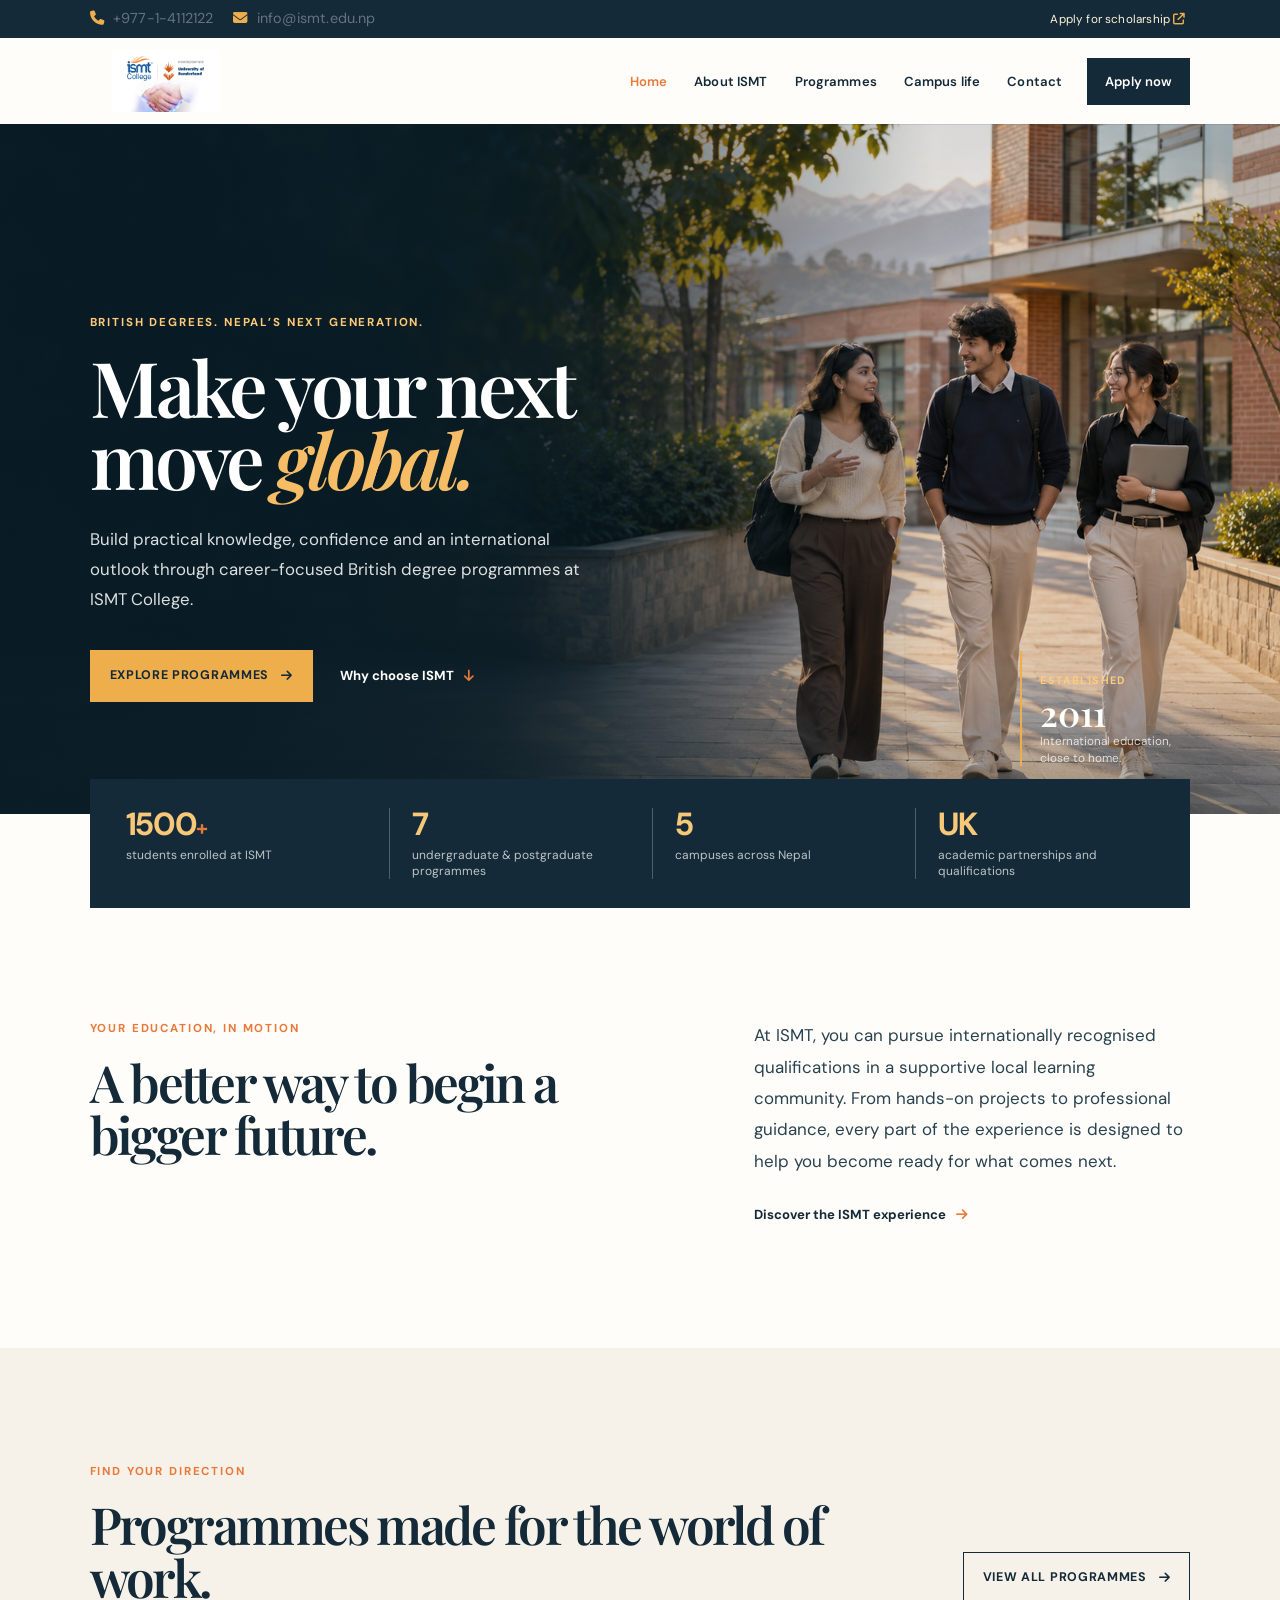
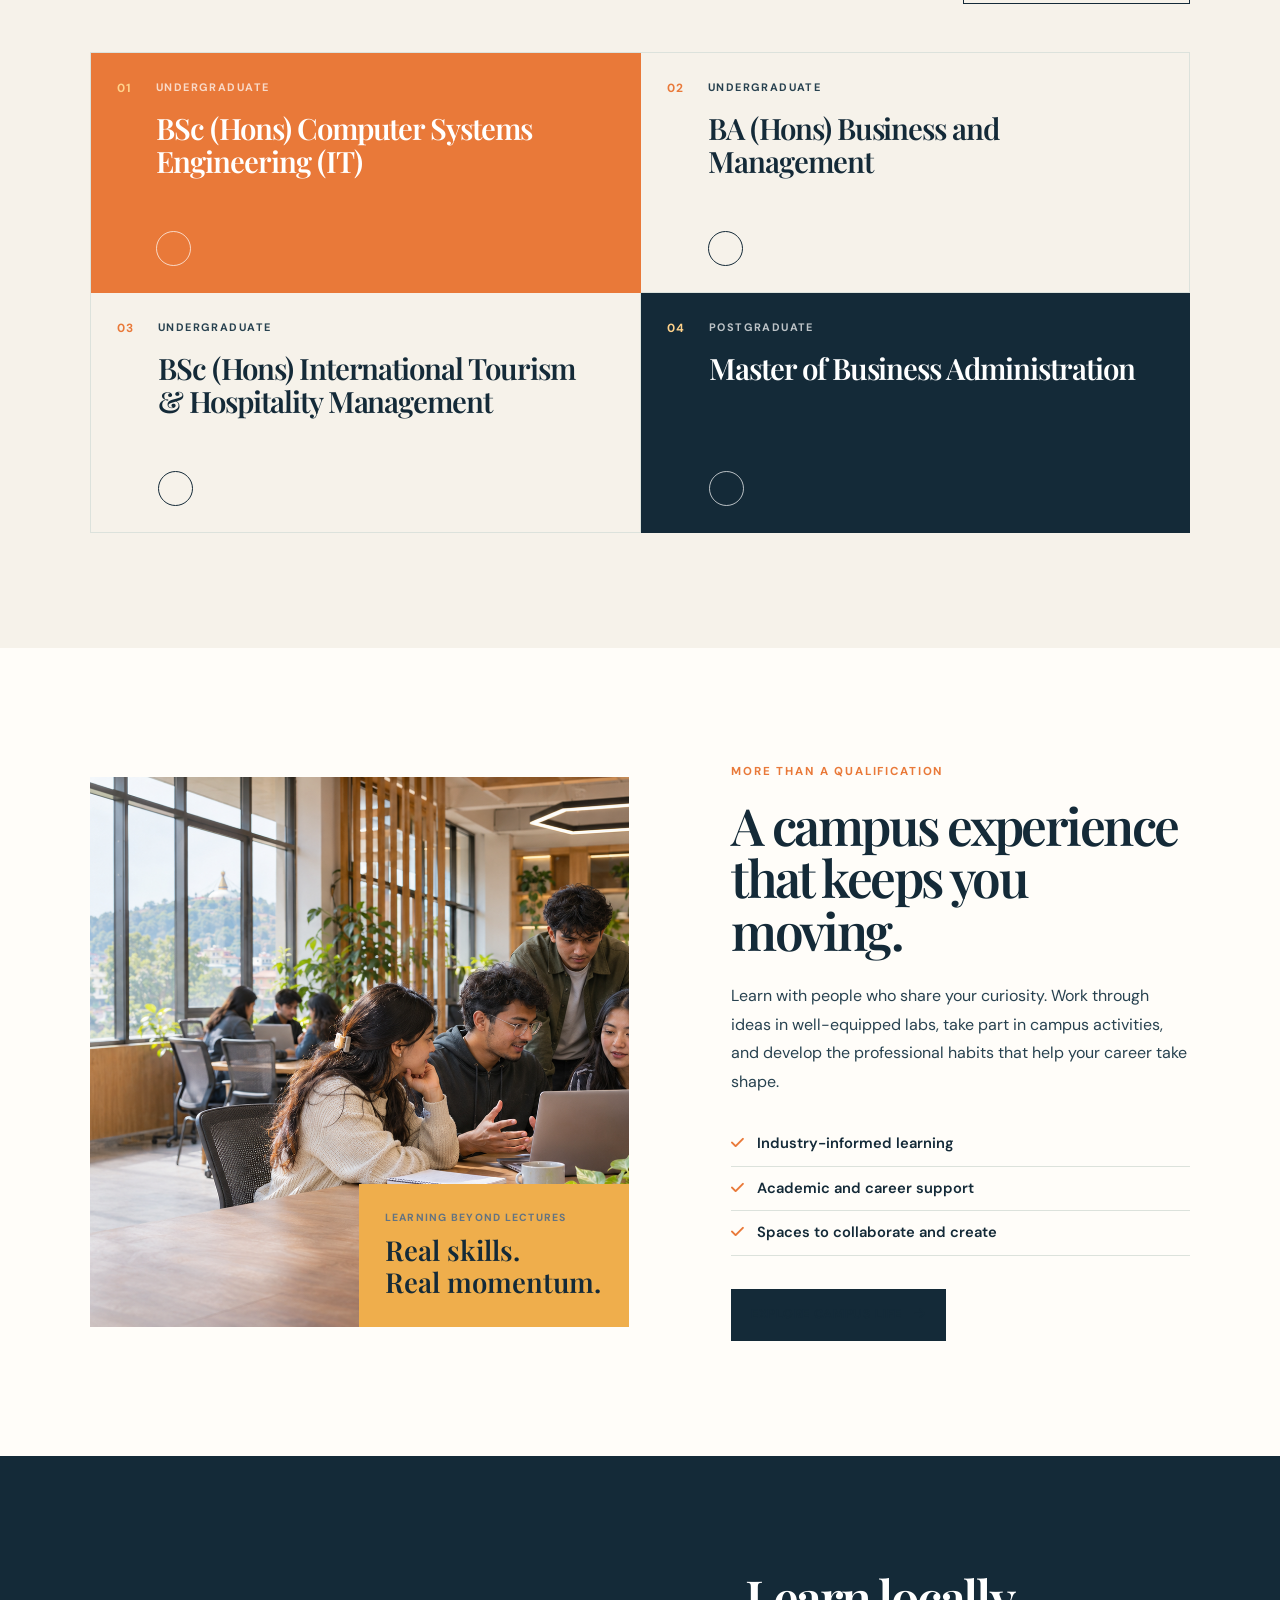
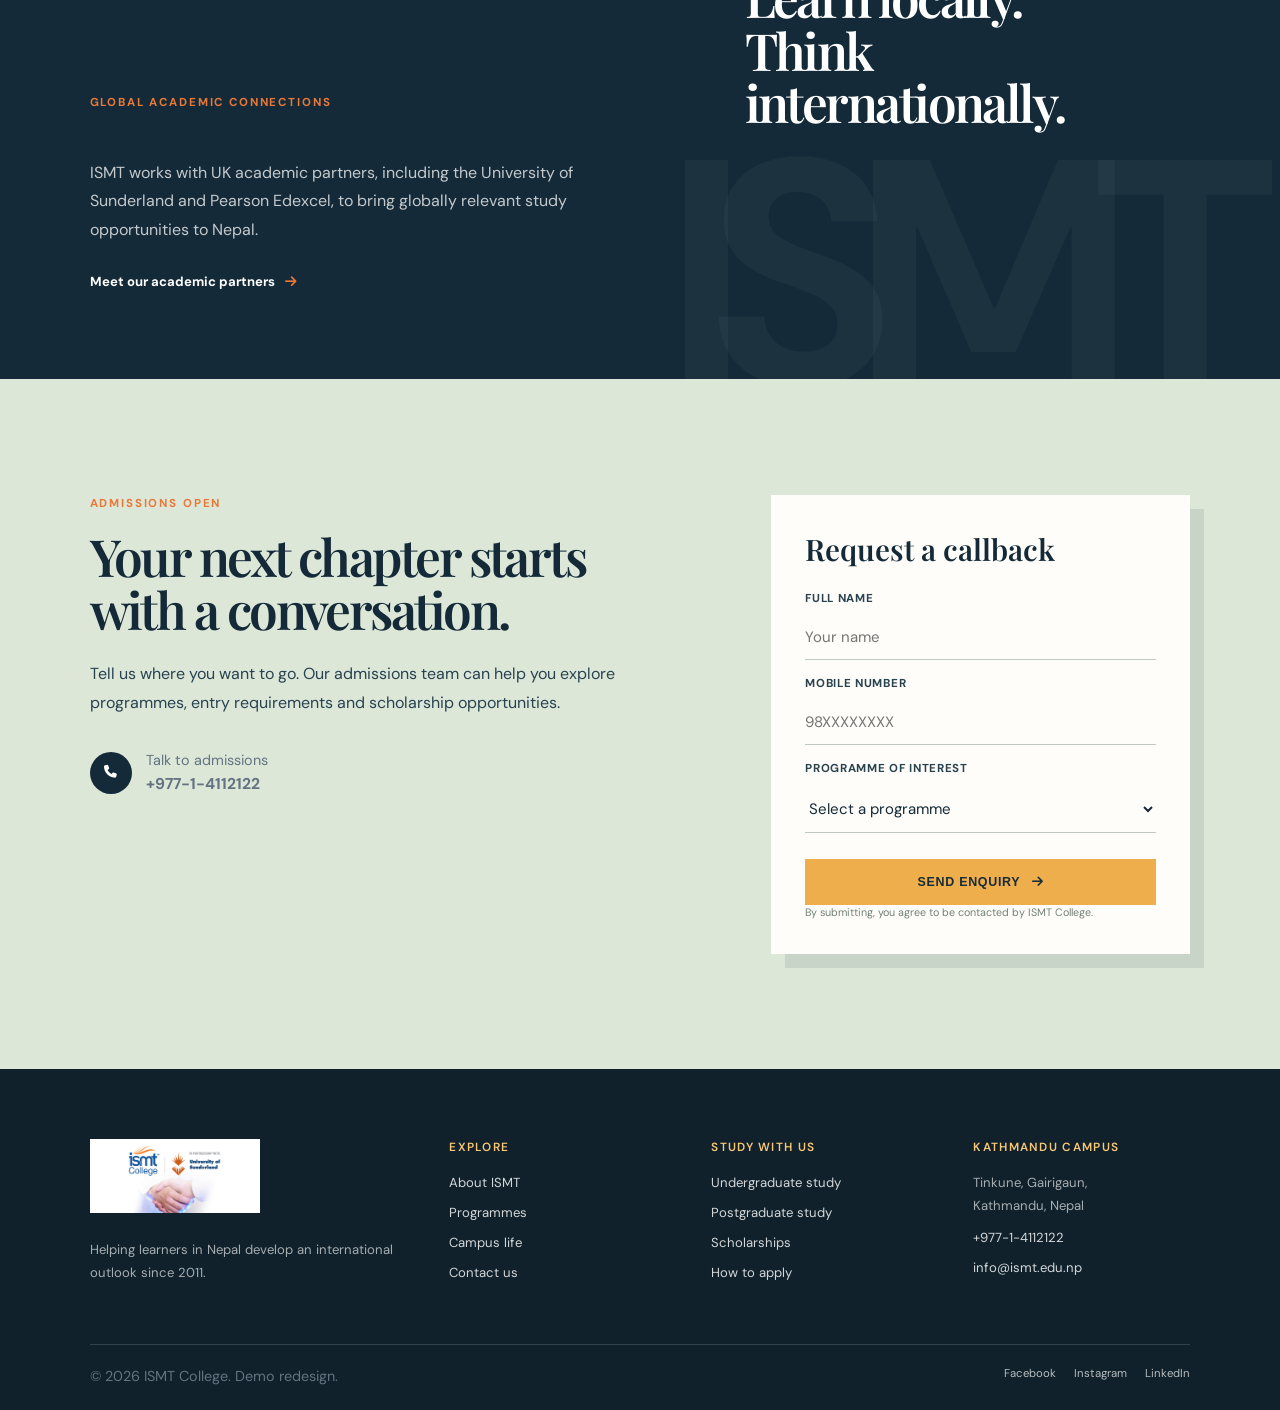
<file: index.html>
<!DOCTYPE html>
<html lang="en">
<head>
	<meta charset="UTF-8">
	<meta name="viewport" content="width=device-width, initial-scale=1.0">
	<meta name="description" content="ISMT College — internationally recognised British degrees in Nepal.">
	<title>ISMT College | British Degrees in Nepal</title>
	<link rel="stylesheet" href="https://cdnjs.cloudflare.com/ajax/libs/font-awesome/6.1.1/css/all.min.css">
	<link rel="stylesheet" href="style.css">
	<link rel="stylesheet" href="theme.css">
	<link rel="stylesheet" href="redesign.css">
	<script src="https://code.jquery.com/jquery-3.6.0.min.js" integrity="sha256-/xUj+3OJU5yExlq6GSYGSHk7tPXikynS7ogEvDej/m4=" crossorigin="anonymous"></script>
</head>
<body class="new-site">
	<div class="utility-bar"><div><span><i class="fa-solid fa-phone"></i> +977-1-4112122</span><span><i class="fa-solid fa-envelope"></i> info@ismt.edu.np</span></div><a href="#apply">Apply for scholarship <i class="fa-solid fa-arrow-up-right-from-square"></i></a></div>
	<nav class="site-nav">
		<a class="brand" href="index.html" aria-label="ISMT College home"><img src="img/sunderland-ismt-partnership.png" class="logo" alt="ISMT College and University of Sunderland partnership"></a>
		<div class="navigation"><button id="menu-btn" aria-label="Open menu"><i class="fa-solid fa-bars"></i></button><ul><li class="mobile-close"><button id="menu-close" aria-label="Close menu"><i class="fa-solid fa-xmark"></i></button></li><li><a href="index.html" class="active">Home</a></li><li><a href="about.html">About ISMT</a></li><li><a href="courses.html">Programmes</a></li><li><a href="blog.html">Campus life</a></li><li><a href="contact.html">Contact</a></li><li><a class="nav-apply" href="#apply">Apply now</a></li></ul></div>
	</nav>
	<main>
		<section class="new-hero"><div class="hero-copy"><p class="eyebrow light">British degrees. Nepal’s next generation.</p><h1>Make your next move <em>global.</em></h1><p class="hero-lead">Build practical knowledge, confidence and an international outlook through career-focused British degree programmes at ISMT College.</p><div class="hero-actions"><a class="button button-gold" href="courses.html">Explore programmes <i class="fa-solid fa-arrow-right"></i></a><a class="text-link light" href="#why-ismt">Why choose ISMT <i class="fa-solid fa-arrow-down"></i></a></div></div><div class="hero-note"><span>Established</span><strong>2011</strong><p>International education, close to home.</p></div></section>
		<section class="stats-band" aria-label="ISMT highlights"><div><strong>1500<span>+</span></strong><p>students enrolled at ISMT</p></div><div><strong>7</strong><p>undergraduate & postgraduate programmes</p></div><div><strong>5</strong><p>campuses across Nepal</p></div><div><strong>UK</strong><p>academic partnerships and qualifications</p></div></section>
		<section class="intro-section" id="why-ismt"><div class="section-intro"><p class="eyebrow">Your education, in motion</p><h2>A better way to begin a bigger future.</h2></div><div class="intro-copy"><p>At ISMT, you can pursue internationally recognised qualifications in a supportive local learning community. From hands-on projects to professional guidance, every part of the experience is designed to help you become ready for what comes next.</p><a class="text-link" href="about.html">Discover the ISMT experience <i class="fa-solid fa-arrow-right"></i></a></div></section>
		<section class="programme-section" id="programmes"><div class="section-heading"><div><p class="eyebrow">Find your direction</p><h2>Programmes made for the world of work.</h2></div><a class="button button-outline" href="courses.html">View all programmes <i class="fa-solid fa-arrow-right"></i></a></div><div class="programme-grid"><a class="programme-card featured" href="course-inner.html"><span class="programme-number">01</span><div><p>Undergraduate</p><h3>BSc (Hons) Computer Systems Engineering (IT)</h3><span class="card-arrow"><i class="fa-solid fa-arrow-up-right"></i></span></div></a><a class="programme-card" href="course-inner.html"><span class="programme-number">02</span><div><p>Undergraduate</p><h3>BA (Hons) Business and Management</h3><span class="card-arrow"><i class="fa-solid fa-arrow-up-right"></i></span></div></a><a class="programme-card" href="course-inner.html"><span class="programme-number">03</span><div><p>Undergraduate</p><h3>BSc (Hons) International Tourism & Hospitality Management</h3><span class="card-arrow"><i class="fa-solid fa-arrow-up-right"></i></span></div></a><a class="programme-card dark" href="course-inner.html"><span class="programme-number">04</span><div><p>Postgraduate</p><h3>Master of Business Administration</h3><span class="card-arrow"><i class="fa-solid fa-arrow-up-right"></i></span></div></a></div></section>
		<section class="experience-section"><div class="experience-image"><img src="img/learning-lab.png" alt="Students collaborating in a modern learning lab"><div class="image-label"><span>Learning beyond lectures</span><strong>Real skills.<br>Real momentum.</strong></div></div><div class="experience-copy"><p class="eyebrow">More than a qualification</p><h2>A campus experience that keeps you moving.</h2><p>Learn with people who share your curiosity. Work through ideas in well-equipped labs, take part in campus activities, and develop the professional habits that help your career take shape.</p><ul><li><i class="fa-solid fa-check"></i> Industry-informed learning</li><li><i class="fa-solid fa-check"></i> Academic and career support</li><li><i class="fa-solid fa-check"></i> Spaces to collaborate and create</li></ul><a class="button button-ink" href="blog.html">Explore campus life <i class="fa-solid fa-arrow-right"></i></a></div></section>
		<section class="partner-section"><p class="eyebrow">Global academic connections</p><h2>Learn locally.<br>Think internationally.</h2><div class="partner-copy"><p>ISMT works with UK academic partners, including the University of Sunderland and Pearson Edexcel, to bring globally relevant study opportunities to Nepal.</p><a class="text-link light" href="about.html">Meet our academic partners <i class="fa-solid fa-arrow-right"></i></a></div></section>
		<section class="apply-section" id="apply"><div class="apply-copy"><p class="eyebrow">Admissions open</p><h2>Your next chapter starts with a conversation.</h2><p>Tell us where you want to go. Our admissions team can help you explore programmes, entry requirements and scholarship opportunities.</p><div class="apply-contact"><i class="fa-solid fa-phone"></i><span>Talk to admissions<br><strong>+977-1-4112122</strong></span></div></div><form class="apply-form" action="#" method="post"><h3>Request a callback</h3><label>Full name<input type="text" name="name" placeholder="Your name"></label><label>Mobile number<input type="tel" name="phone" placeholder="98XXXXXXXX"></label><label>Programme of interest<select name="programme"><option>Select a programme</option><option>Computing & IT</option><option>Business & Management</option><option>Tourism & Hospitality</option><option>Postgraduate study</option></select></label><button class="button button-gold" type="submit">Send enquiry <i class="fa-solid fa-arrow-right"></i></button><p class="form-note">By submitting, you agree to be contacted by ISMT College.</p></form></section>
	</main>
	<footer class="new-footer"><div class="footer-top"><div><img src="img/sunderland-ismt-partnership.png" alt="ISMT College and University of Sunderland partnership"><p>Helping learners in Nepal develop an international outlook since 2011.</p></div><div><h3>Explore</h3><a href="about.html">About ISMT</a><a href="courses.html">Programmes</a><a href="blog.html">Campus life</a><a href="contact.html">Contact us</a></div><div><h3>Study with us</h3><a href="courses.html">Undergraduate study</a><a href="courses.html">Postgraduate study</a><a href="#apply">Scholarships</a><a href="#apply">How to apply</a></div><div><h3>Kathmandu campus</h3><p>Tinkune, Gairigaun,<br>Kathmandu, Nepal</p><a href="tel:+97714112122">+977-1-4112122</a><a href="mailto:info@ismt.edu.np">info@ismt.edu.np</a></div></div><div class="footer-bottom"><span>&copy; 2026 ISMT College. Demo redesign.</span><div><a href="#">Facebook</a><a href="#">Instagram</a><a href="#">LinkedIn</a></div></div></footer>
	<script>$('#menu-btn').click(function(){ $('.site-nav ul').addClass('active'); }); $('#menu-close').click(function(){ $('.site-nav ul').removeClass('active'); }); $(window).scroll(function(){ $('.site-nav').toggleClass('scrolled', $(window).scrollTop() > 32); });</script>
</body>
</html>
</file>
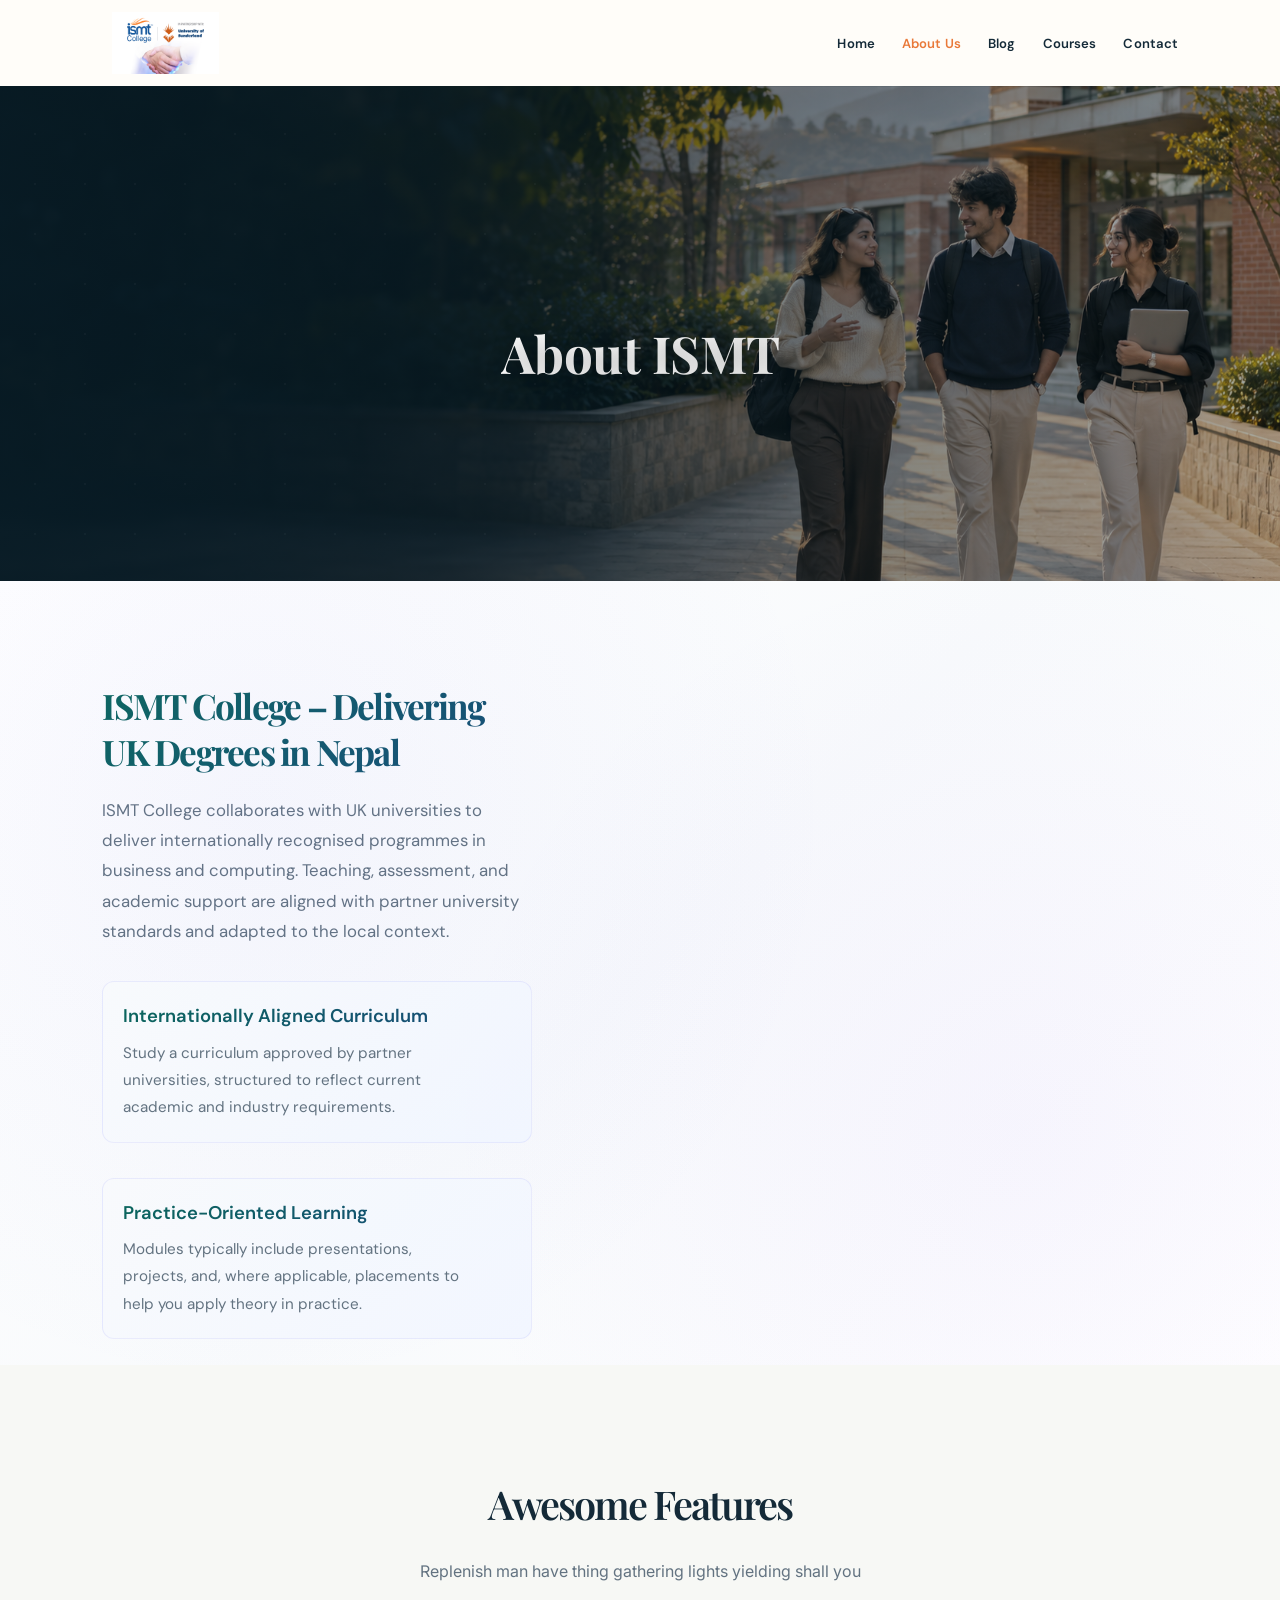
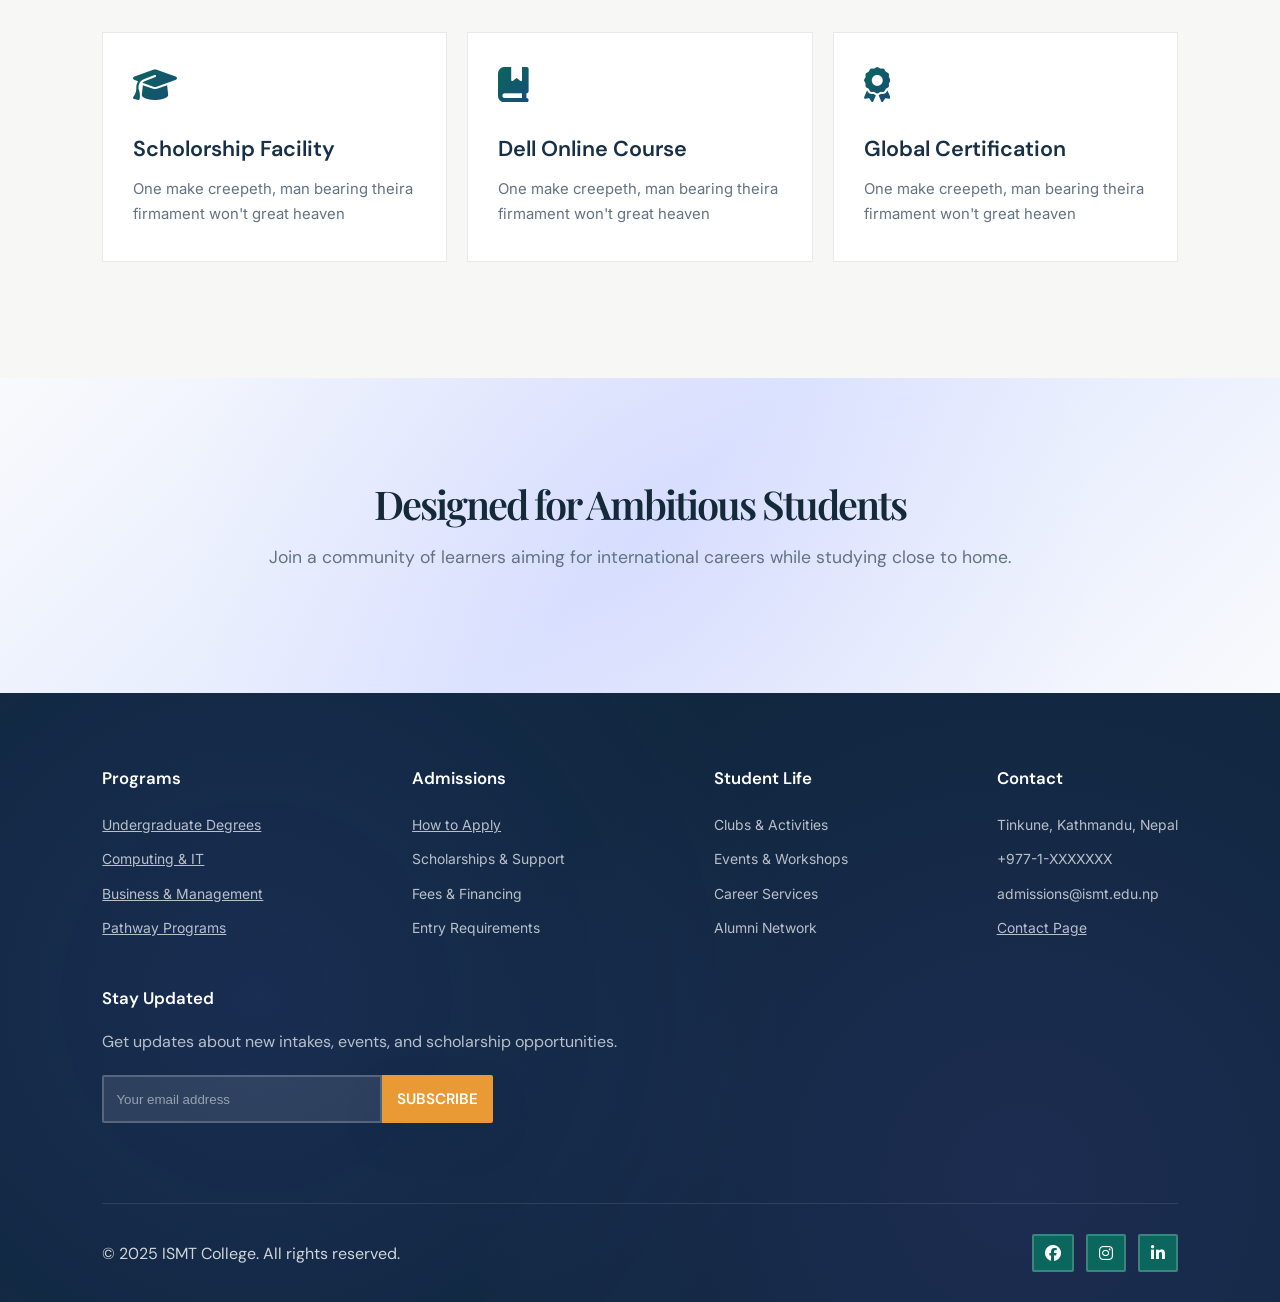
<file: about.html>
<!DOCTYPE html>
<html lang="en">
<head>
	<meta charset="UTF-8">
	<meta name="viewport" content="width=device-width, initial-scale=1.0">
	<title>ISMT Website Template</title>

	<!-- font Awesome CDN link -->
	<link rel="stylesheet" href="https://cdnjs.cloudflare.com/ajax/libs/font-awesome/6.1.1/css/all.min.css" />

	<!-- External CSS -->
	<link rel="stylesheet" href="style.css">
	<link rel="stylesheet" href="about.css">
	<link rel="stylesheet" href="theme.css">
	<link rel="stylesheet" href="redesign.css">

	<!-- JQuery CDN link -->
	<script src="https://code.jquery.com/jquery-3.6.0.min.js" integrity="sha256-/xUj+3OJU5yExlq6GSYGSHk7tPXikynS7ogEvDej/m4=" crossorigin="anonymous"></script>
</head>
<body class="new-site subpage">
	<!-- Navigation start -->
	<nav class="site-nav">
		<img src="img/sunderland-ismt-partnership.png" class="logo" alt="">

		<div class="navigation">
			<ul>
				<i id="menu-close" class="fas fa-times"></i>
				<li><a href="index.html">Home</a></li>
				<li><a href="about.html" class="active">About Us</a></li>
				<li><a href="blog.html">Blog</a></li>
				<li><a href="courses.html">Courses</a></li>
				<li><a href="contact.html">Contact</a></li>
			</ul>

			<img src="img/menu.png" id="menu-btn" alt="">
		</div>
	</nav>
	<!-- Navigation ends -->


	<!-- Hero section starts from here -->
	<section id="about-home">
		<h2>
			About ISMT 
		</h2>
	</section>
	<!-- Hero section ends from here -->


	<!-- About section starts from here -->
	<section id="about-container">
		<div class="about-text">
			<h2>
				ISMT College – Delivering UK Degrees in Nepal
			</h2>
			<p>
				ISMT College collaborates with UK universities to deliver internationally recognised programmes in business and computing. Teaching, assessment, and academic support are aligned with partner university standards and adapted to the local context.
			</p>

			<div class="about-fe">
				<div class="fe-text">
					<h5>Internationally Aligned Curriculum</h5>
					<p>
						Study a curriculum approved by partner universities, structured to reflect current academic and industry requirements.
					</p>
				</div>
			</div>
			<div class="about-fe">
				<div class="fe-text">
					<h5>Practice-Oriented Learning</h5>
					<p>
						Modules typically include presentations, projects, and, where applicable, placements to help you apply theory in practice.
					</p>
				</div>
			</div>
		</div>
	</section>
	<!-- About section ends from here -->


	<!-- Features section starts from here -->
	<section id="features">
		<h1>Awesome Features</h1>
		<p>Replenish man have thing gathering lights yielding shall you</p>

		<div class="fea-base">
			<div class="fea-box">
				<i class="fas fa-graduation-cap"></i>
				<h3>Scholorship Facility</h3>
				<p>
					One make creepeth, man bearing theira firmament won't great heaven
				</p>
			</div>

			<div class="fea-box">
				<i class="fa-solid fa-book-bookmark"></i>
				<h3>Dell Online Course</h3>
				<p>
					One make creepeth, man bearing theira firmament won't great heaven
				</p>
			</div>

			<div class="fea-box">
				<i class="fas fa-award"></i>
				<h3>Global Certification</h3>
				<p>
					One make creepeth, man bearing theira firmament won't great heaven
				</p>
			</div>
		</div>
	</section>
	<!-- Features section ends from here -->


	<!-- Trust section starts from here -->
	<section id="trust">
		<h1>Designed for Ambitious Students</h1>
		<p>Join a community of learners aiming for international careers while studying close to home.</p>
	</section>
	<!-- Trust section ends from here -->


	<!-- Footer section starts from here -->
	<footer>
		<div class="footer-col">
			<h3>Programs</h3>
			<li><a href="courses.html">Undergraduate Degrees</a></li>
			<li><a href="courses.html">Computing & IT</a></li>
			<li><a href="courses.html">Business & Management</a></li>
			<li><a href="courses.html">Pathway Programs</a></li>
		</div>

		<div class="footer-col">
			<h3>Admissions</h3>
			<li><a href="index.html#registration">How to Apply</a></li>
			<li>Scholarships & Support</li>
			<li>Fees & Financing</li>
			<li>Entry Requirements</li>
		</div>

		<div class="footer-col">
			<h3>Student Life</h3>
			<li>Clubs & Activities</li>
			<li>Events & Workshops</li>
			<li>Career Services</li>
			<li>Alumni Network</li>
		</div>

		<div class="footer-col">
			<h3>Contact</h3>
			<li>Tinkune, Kathmandu, Nepal</li>
			<li>+977-1-XXXXXXX</li>
			<li>admissions@ismt.edu.np</li>
			<li><a href="contact.html">Contact Page</a></li>
		</div>

		<div class="footer-col">
			<h3>Stay Updated</h3>
			<p>Get updates about new intakes, events, and scholarship opportunities.</p>

			<div class="subscribe">
				<input type="email" placeholder="Your email address">
				<a href="#" class="yellow">SUBSCRIBE</a>
			</div>
		</div>

		<div class="copyright">
			<p>
				© 2025 ISMT College. All rights reserved.
			</p>
			<div class="pro-links">
				<i class="fab fa-facebook"></i>
				<i class="fab fa-instagram"></i>
				<i class="fab fa-linkedin-in"></i>
			</div>
		</div>
	</footer>
	<!-- Footer section ends from here -->

	<script>
		// Show menu links on burger click
		$('#menu-btn').click(function(){
			$('nav .navigation ul').addClass('active')
		});

		// Hide navbar on click function
		$('#menu-close').click(function(){
			$('nav .navigation ul').removeClass('active')
		});

		// Navbar scroll effect
		$(window).scroll(function(){
			if($(window).scrollTop() > 50){
				$('nav').addClass('scrolled');
			} else {
				$('nav').removeClass('scrolled');
			}
		});
	</script>
</body>
</html>
</file>
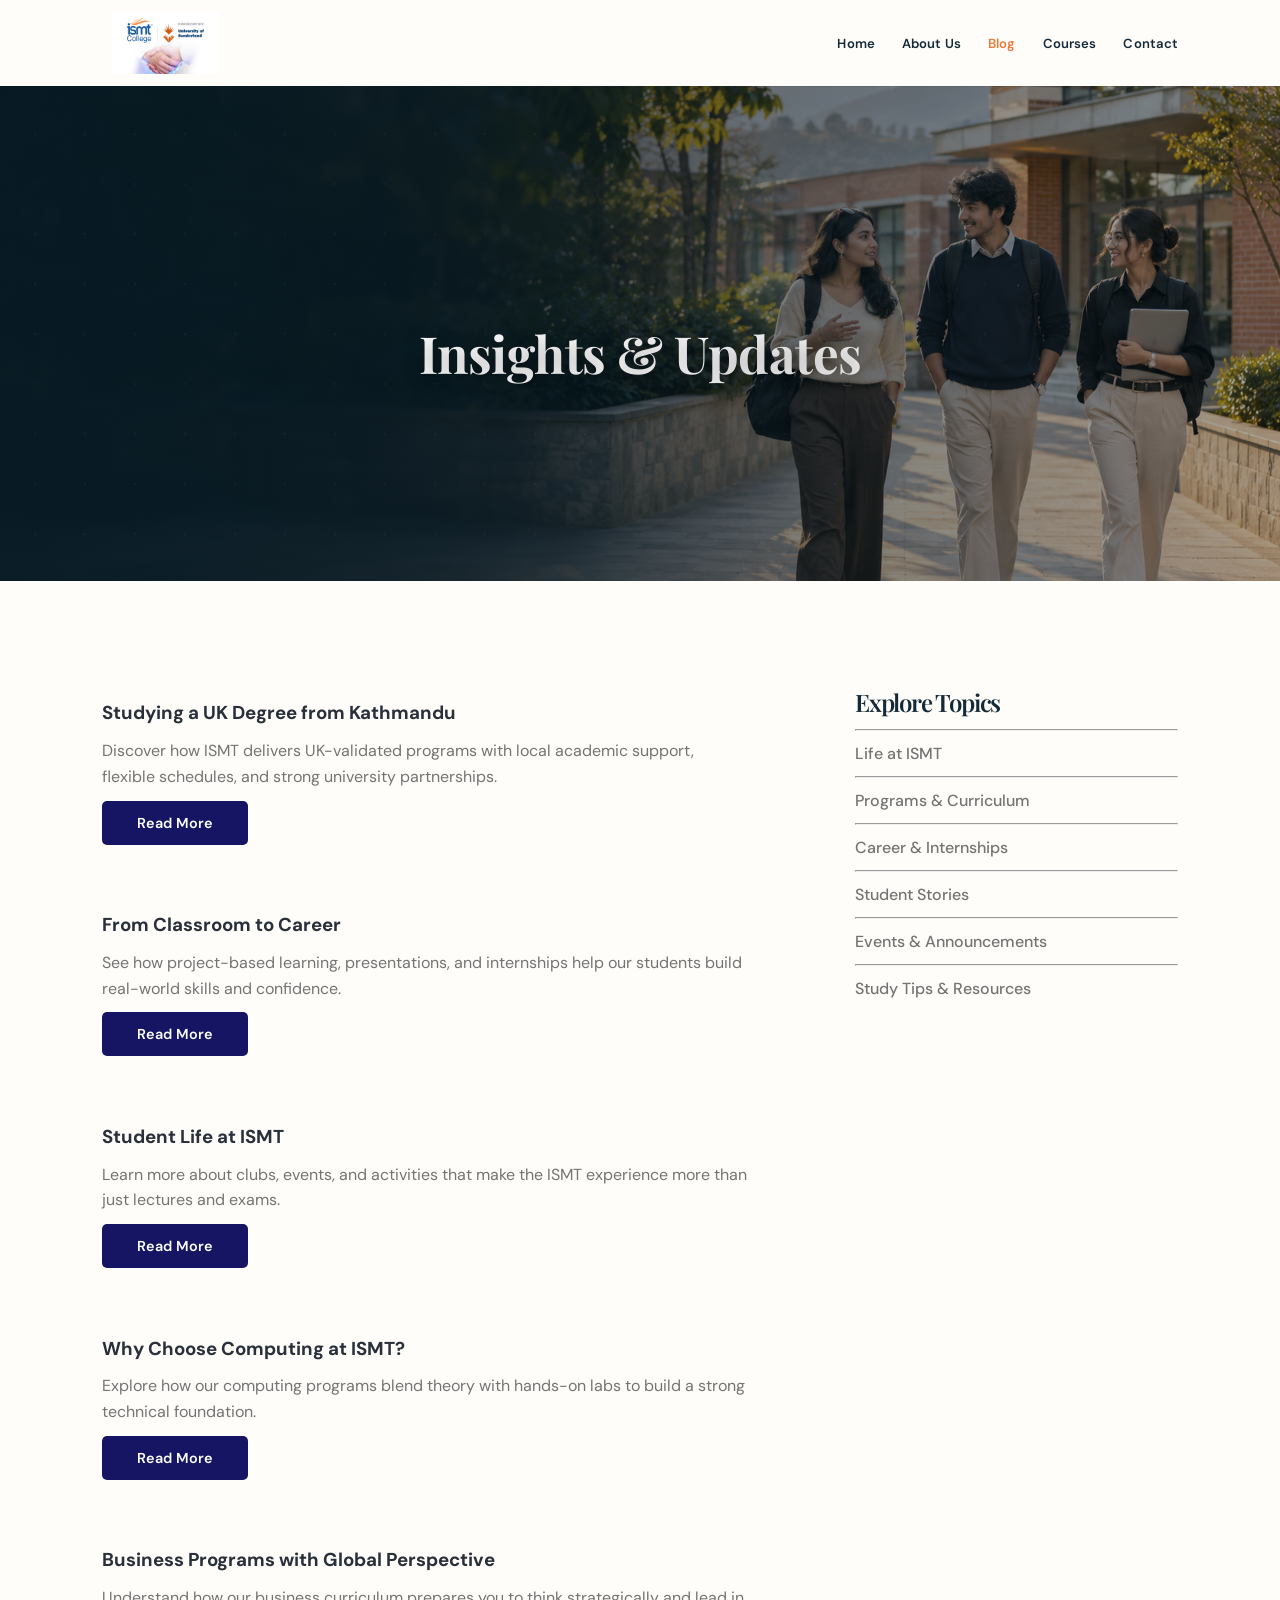
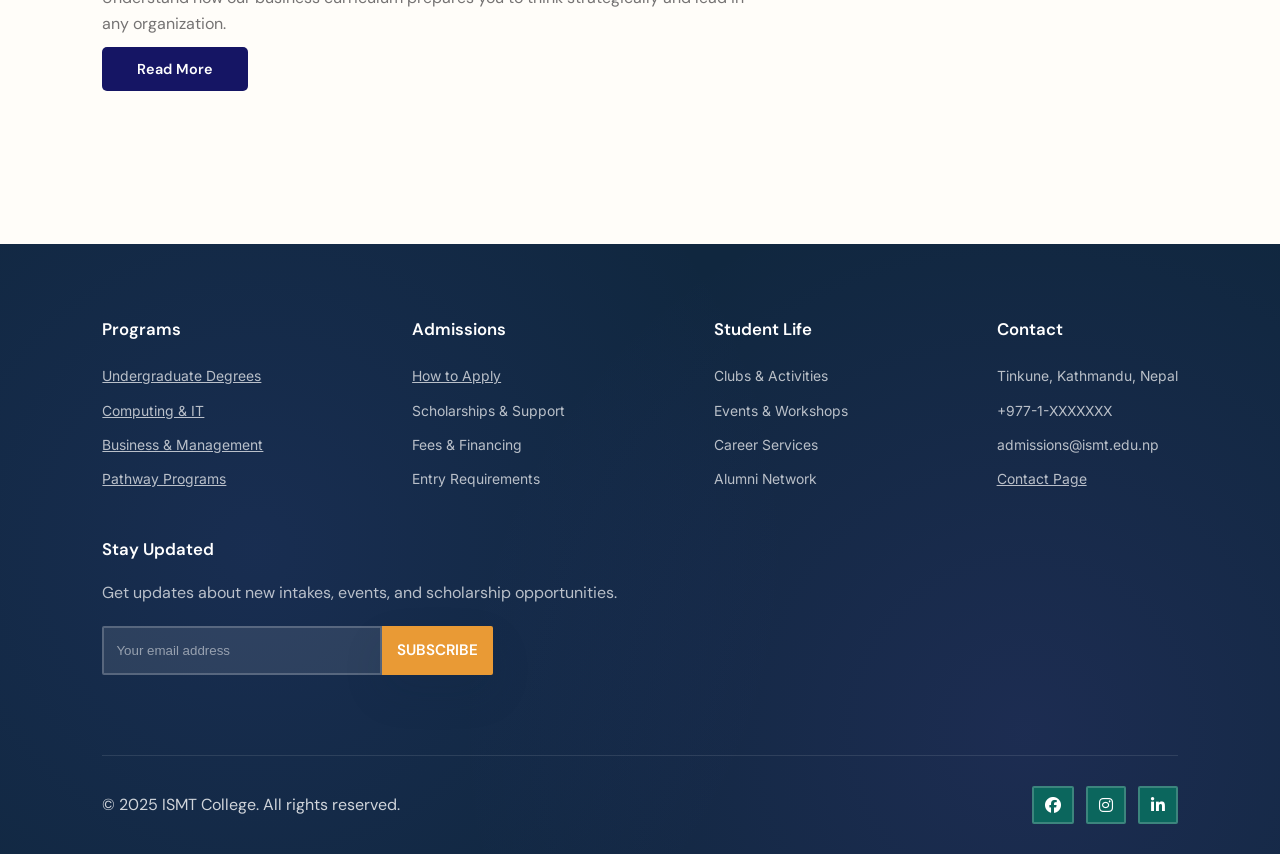
<file: blog.html>
<!DOCTYPE html>
<html lang="en">
<head>
	<meta charset="UTF-8">
	<meta name="viewport" content="width=device-width, initial-scale=1.0">
	<title>Blogs</title>

	<!-- font Awesome CDN link -->
	<link rel="stylesheet" href="https://cdnjs.cloudflare.com/ajax/libs/font-awesome/6.1.1/css/all.min.css" />

	<!-- External CSS -->
	<link rel="stylesheet" href="style.css">
	<link rel="stylesheet" href="about.css">
	<link rel="stylesheet" href="blog.css">
	<link rel="stylesheet" href="theme.css">
	<link rel="stylesheet" href="redesign.css">

	<!-- JQuery CDN link -->
	<script src="https://code.jquery.com/jquery-3.6.0.min.js" integrity="sha256-/xUj+3OJU5yExlq6GSYGSHk7tPXikynS7ogEvDej/m4=" crossorigin="anonymous"></script>
</head>
<body class="new-site subpage">
	<!-- Navigation start -->
	<nav class="site-nav">
		<img src="img/sunderland-ismt-partnership.png" class="logo" alt="">

		<div class="navigation">
			<ul>
				<i id="menu-close" class="fas fa-times"></i>
				<li><a href="index.html">Home</a></li>
				<li><a href="about.html">About Us</a></li>
				<li><a href="blog.html" class="active">Blog</a></li>
				<li><a href="courses.html">Courses</a></li>
				<li><a href="contact.html">Contact</a></li>
			</ul>

			<img src="img/menu.png" id="menu-btn" alt="">
		</div>
	</nav>
	<!-- Navigation ends -->


	<!-- Hero section starts from here -->
	<section id="about-home">
		<h2>
			Insights & Updates
		</h2>
	</section>
	<!-- Hero section ends from here -->


	<!-- Blog container starts from here -->
	<section id="blog-container">
		<div class="blogs">
			<div class="post">
				<h3>Studying a UK Degree from Kathmandu</h3>
				<p>
					Discover how ISMT delivers UK-validated programs with local academic support, flexible schedules, and strong university partnerships.
				</p>
				<a href="post.html">Read More</a>
			</div>

			<div class="post">
				<h3>From Classroom to Career</h3>
				<p>
					See how project-based learning, presentations, and internships help our students build real-world skills and confidence.
				</p>
				<a href="post.html">Read More</a>
			</div>

			<div class="post">
				<h3>Student Life at ISMT</h3>
				<p>
					Learn more about clubs, events, and activities that make the ISMT experience more than just lectures and exams.
				</p>
				<a href="post.html">Read More</a>
			</div>

			<div class="post">
				<h3>Why Choose Computing at ISMT?</h3>
				<p>
					Explore how our computing programs blend theory with hands-on labs to build a strong technical foundation.
				</p>
				<a href="post.html">Read More</a>
			</div>

			<div class="post">
				<h3>Business Programs with Global Perspective</h3>
				<p>
					Understand how our business curriculum prepares you to think strategically and lead in any organization.
				</p>
				<a href="post.html">Read More</a>
			</div>
		</div>
		<div class="cate">
			<h2>Explore Topics</h2>
			<hr>
			<a href="#">Life at ISMT</a>
			<hr>
			<a href="#">Programs & Curriculum</a>
			<hr>
			<a href="#">Career & Internships</a>
			<hr>
			<a href="#">Student Stories</a>
			<hr>
			<a href="#">Events & Announcements</a>
			<hr>
			<a href="#">Study Tips & Resources</a>
		</div>
	</section>
	<!-- Blog container ends from here -->


	<!-- Footer section starts from here -->
	<footer>
		<div class="footer-col">
			<h3>Programs</h3>
			<li><a href="courses.html">Undergraduate Degrees</a></li>
			<li><a href="courses.html">Computing & IT</a></li>
			<li><a href="courses.html">Business & Management</a></li>
			<li><a href="courses.html">Pathway Programs</a></li>
		</div>

		<div class="footer-col">
			<h3>Admissions</h3>
			<li><a href="index.html#registration">How to Apply</a></li>
			<li>Scholarships & Support</li>
			<li>Fees & Financing</li>
			<li>Entry Requirements</li>
		</div>

		<div class="footer-col">
			<h3>Student Life</h3>
			<li>Clubs & Activities</li>
			<li>Events & Workshops</li>
			<li>Career Services</li>
			<li>Alumni Network</li>
		</div>

		<div class="footer-col">
			<h3>Contact</h3>
			<li>Tinkune, Kathmandu, Nepal</li>
			<li>+977-1-XXXXXXX</li>
			<li>admissions@ismt.edu.np</li>
			<li><a href="contact.html">Contact Page</a></li>
		</div>

		<div class="footer-col">
			<h3>Stay Updated</h3>
			<p>Get updates about new intakes, events, and scholarship opportunities.</p>

			<div class="subscribe">
				<input type="email" placeholder="Your email address">
				<a href="#" class="yellow">SUBSCRIBE</a>
			</div>
		</div>

		<div class="copyright">
			<p>
				© 2025 ISMT College. All rights reserved.
			</p>
			<div class="pro-links">
				<i class="fab fa-facebook"></i>
				<i class="fab fa-instagram"></i>
				<i class="fab fa-linkedin-in"></i>
			</div>
		</div>
	</footer>
	<!-- Footer section ends from here -->

	<script>
		// Show menu links on burger click
		$('#menu-btn').click(function(){
			$('nav .navigation ul').addClass('active')
		});

		// Hide navbar on click function
		$('#menu-close').click(function(){
			$('nav .navigation ul').removeClass('active')
		});

		// Navbar scroll effect
		$(window).scroll(function(){
			if($(window).scrollTop() > 50){
				$('nav').addClass('scrolled');
			} else {
				$('nav').removeClass('scrolled');
			}
		});
	</script>
</body>
</html>
</file>
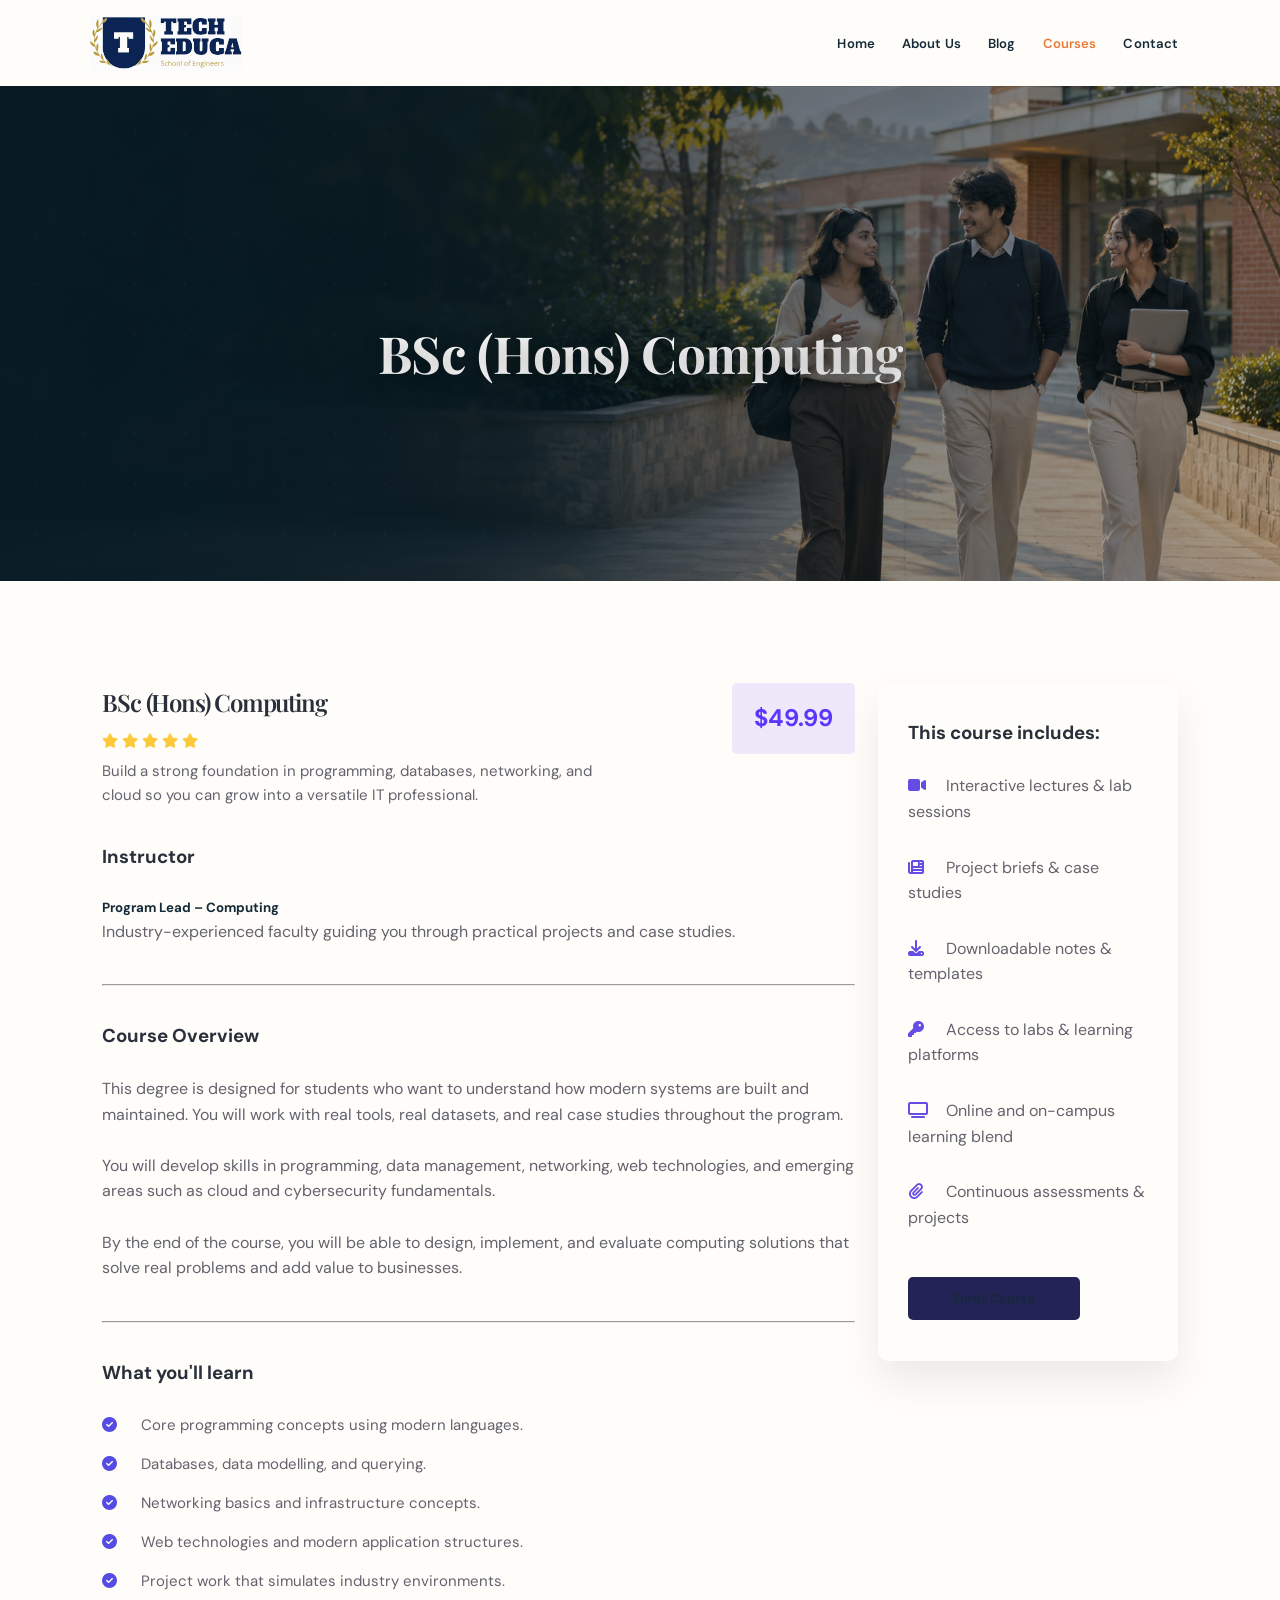
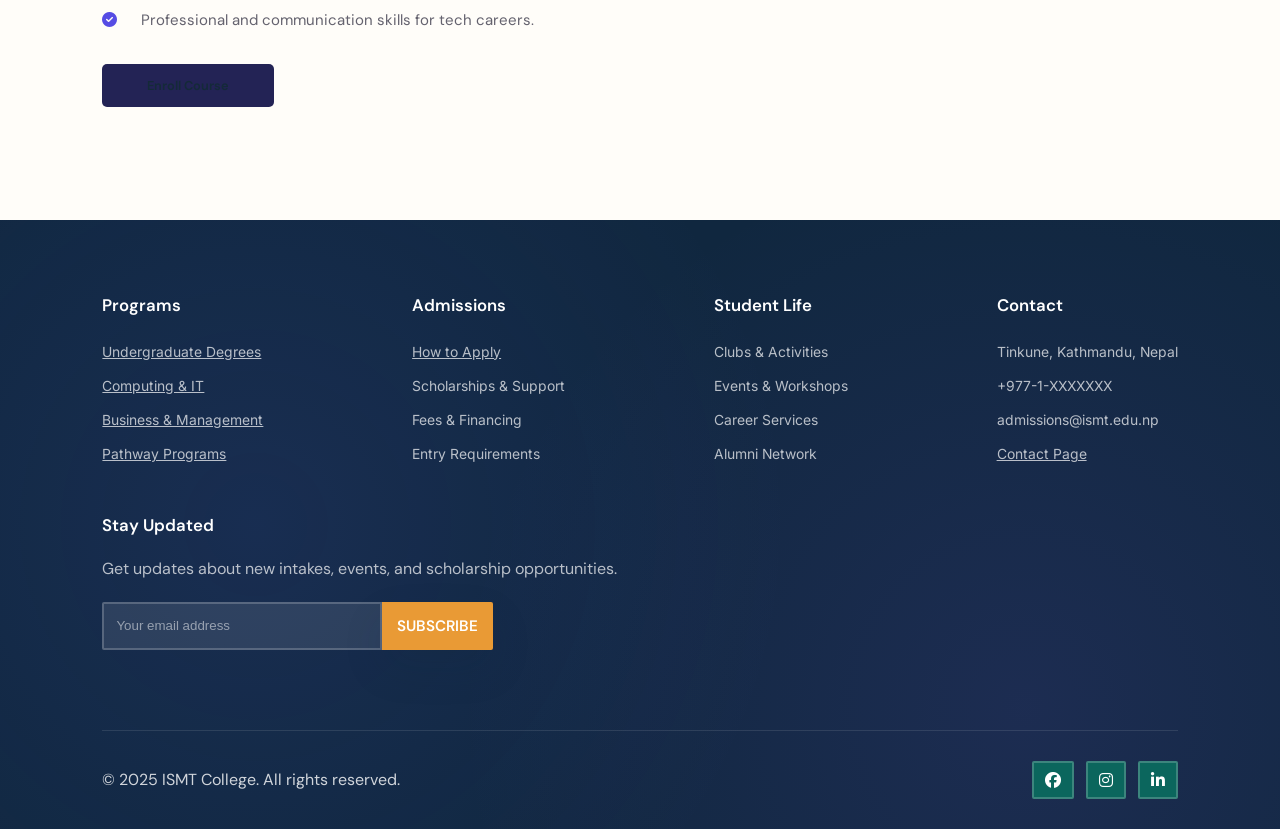
<file: course-inner.html>
<!DOCTYPE html>
<html lang="en">
<head>
	<meta charset="UTF-8">
	<meta name="viewport" content="width=device-width, initial-scale=1.0">
	<title>Courses</title>

	<!-- font Awesome CDN link -->
	<link rel="stylesheet" href="https://cdnjs.cloudflare.com/ajax/libs/font-awesome/6.1.1/css/all.min.css" />

	<!-- External CSS -->
	<link rel="stylesheet" href="style.css">
	<link rel="stylesheet" href="about.css">
	<link rel="stylesheet" href="course-inner.css">
	<link rel="stylesheet" href="theme.css">
	<link rel="stylesheet" href="redesign.css">

	<!-- JQuery CDN link -->
	<script src="https://code.jquery.com/jquery-3.6.0.min.js" integrity="sha256-/xUj+3OJU5yExlq6GSYGSHk7tPXikynS7ogEvDej/m4=" crossorigin="anonymous"></script>
</head>
<body class="new-site subpage">
	<!-- Navigation start -->
	<nav class="site-nav">
		<img src="img/logo.svg" class="logo" alt="">

		<div class="navigation">
			<ul>
				<i id="menu-close" class="fas fa-times"></i>
				<li><a href="index.html">Home</a></li>
				<li><a href="about.html">About Us</a></li>
				<li><a href="blog.html">Blog</a></li>
				<li><a href="courses.html" class="active">Courses</a></li>
				<li><a href="contact.html">Contact</a></li>
			</ul>

			<img src="img/menu.png" id="menu-btn" alt="">
		</div>
	</nav>
	<!-- Navigation ends -->


	<!-- Hero section starts from here -->
	<section id="about-home">
		<h2>
			BSc (Hons) Computing
		</h2>
	</section>
	<!-- Hero section ends from here -->


	<!-- Course body section starts -->
	<section id="course-inner">
		<div class="overview">
			<div class="course-head">
				<div class="c-name">
					<h2>BSc (Hons) Computing</h2>

					<div class="star">
						<i class="fa-solid fa-star"></i>
						<i class="fa-solid fa-star"></i>
						<i class="fa-solid fa-star"></i>
						<i class="fa-solid fa-star"></i>
						<i class="fa-solid fa-star"></i>
					</div>

					<p>
						Build a strong foundation in programming, databases, networking, and cloud so you can grow into a versatile IT professional.
					</p>
				</div>
				<span>$49.99</span>
			</div>

			<h3>Instructor</h3>
			<div class="tutor">
				<div class="tutor-det">
					<h5>Program Lead – Computing</h5>
					<p>Industry-experienced faculty guiding you through practical projects and case studies.</p>
				</div>
			</div>

			<hr>

			<h3>Course Overview</h3>

			<p>
				This degree is designed for students who want to understand how modern systems are built and maintained. You will work with real tools, real datasets, and real case studies throughout the program.
			</p>
			<br>
			<p>
				You will develop skills in programming, data management, networking, web technologies, and emerging areas such as cloud and cybersecurity fundamentals.
			</p>
			<br>
			<p>
				By the end of the course, you will be able to design, implement, and evaluate computing solutions that solve real problems and add value to businesses.
			</p>

			<hr>

			<h3>What you'll learn</h3>

			<div class="learn">
				<p>
					<i class="far fa-check-circle"></i> Core programming concepts using modern languages.
				</p>
				<p>
					<i class="far fa-check-circle"></i> Databases, data modelling, and querying.
				</p>
				<p>
					<i class="far fa-check-circle"></i> Networking basics and infrastructure concepts.
				</p>
				<p>
					<i class="far fa-check-circle"></i> Web technologies and modern application structures.
				</p>
				<p>
					<i class="far fa-check-circle"></i> Project work that simulates industry environments.
				</p>
				<p>
					<i class="far fa-check-circle"></i> Professional and communication skills for tech careers.
				</p>

				<div class="enroll-btn">
					<a href="#" class="blue">Enroll Course</a>
				</div>
			</div>
		</div>

		<div class="enroll">
			<h3>This course includes:</h3>

			<p>
				<i class="fa-solid fa-video"></i> Interactive lectures & lab sessions
			</p>
			<p>
				<i class="fa-solid fa-newspaper"></i> Project briefs & case studies
			</p>
			<p>
				<i class="fa-solid fa-download"></i> Downloadable notes & templates
			</p>
			<p>
				<i class="fa-solid fa-key"></i> Access to labs & learning platforms
			</p>
			<p>
				<i class="fa-solid fa-tv"></i> Online and on-campus learning blend
			</p>
			<p>
				<i class="fa-solid fa-paperclip"></i> Continuous assessments & projects
			</p>

			<div class="enroll-btn">
				<a href="#" class="blue">Enroll Course</a>
			</div>
		</div>
	</section>
	<!-- Course body section starts -->


	<!-- Footer section starts from here -->
	<footer>
		<div class="footer-col">
			<h3>Programs</h3>
			<li><a href="courses.html">Undergraduate Degrees</a></li>
			<li><a href="courses.html">Computing & IT</a></li>
			<li><a href="courses.html">Business & Management</a></li>
			<li><a href="courses.html">Pathway Programs</a></li>
		</div>

		<div class="footer-col">
			<h3>Admissions</h3>
			<li><a href="index.html#registration">How to Apply</a></li>
			<li>Scholarships & Support</li>
			<li>Fees & Financing</li>
			<li>Entry Requirements</li>
		</div>

		<div class="footer-col">
			<h3>Student Life</h3>
			<li>Clubs & Activities</li>
			<li>Events & Workshops</li>
			<li>Career Services</li>
			<li>Alumni Network</li>
		</div>

		<div class="footer-col">
			<h3>Contact</h3>
			<li>Tinkune, Kathmandu, Nepal</li>
			<li>+977-1-XXXXXXX</li>
			<li>admissions@ismt.edu.np</li>
			<li><a href="contact.html">Contact Page</a></li>
		</div>

		<div class="footer-col">
			<h3>Stay Updated</h3>
			<p>Get updates about new intakes, events, and scholarship opportunities.</p>

			<div class="subscribe">
				<input type="email" placeholder="Your email address">
				<a href="#" class="yellow">SUBSCRIBE</a>
			</div>
		</div>

		<div class="copyright">
			<p>
				© 2025 ISMT College. All rights reserved.
			</p>
			<div class="pro-links">
				<i class="fab fa-facebook"></i>
				<i class="fab fa-instagram"></i>
				<i class="fab fa-linkedin-in"></i>
			</div>
		</div>
	</footer>
	<!-- Footer section ends from here -->

	<script>
		// Show menu links on burger click
		$('#menu-btn').click(function(){
			$('nav .navigation ul').addClass('active')
		});

		// Hide navbar on click function
		$('#menu-close').click(function(){
			$('nav .navigation ul').removeClass('active')
		});

		// Navbar scroll effect
		$(window).scroll(function(){
			if($(window).scrollTop() > 50){
				$('nav').addClass('scrolled');
			} else {
				$('nav').removeClass('scrolled');
			}
		});
	</script>
</body>
</html>
</file>
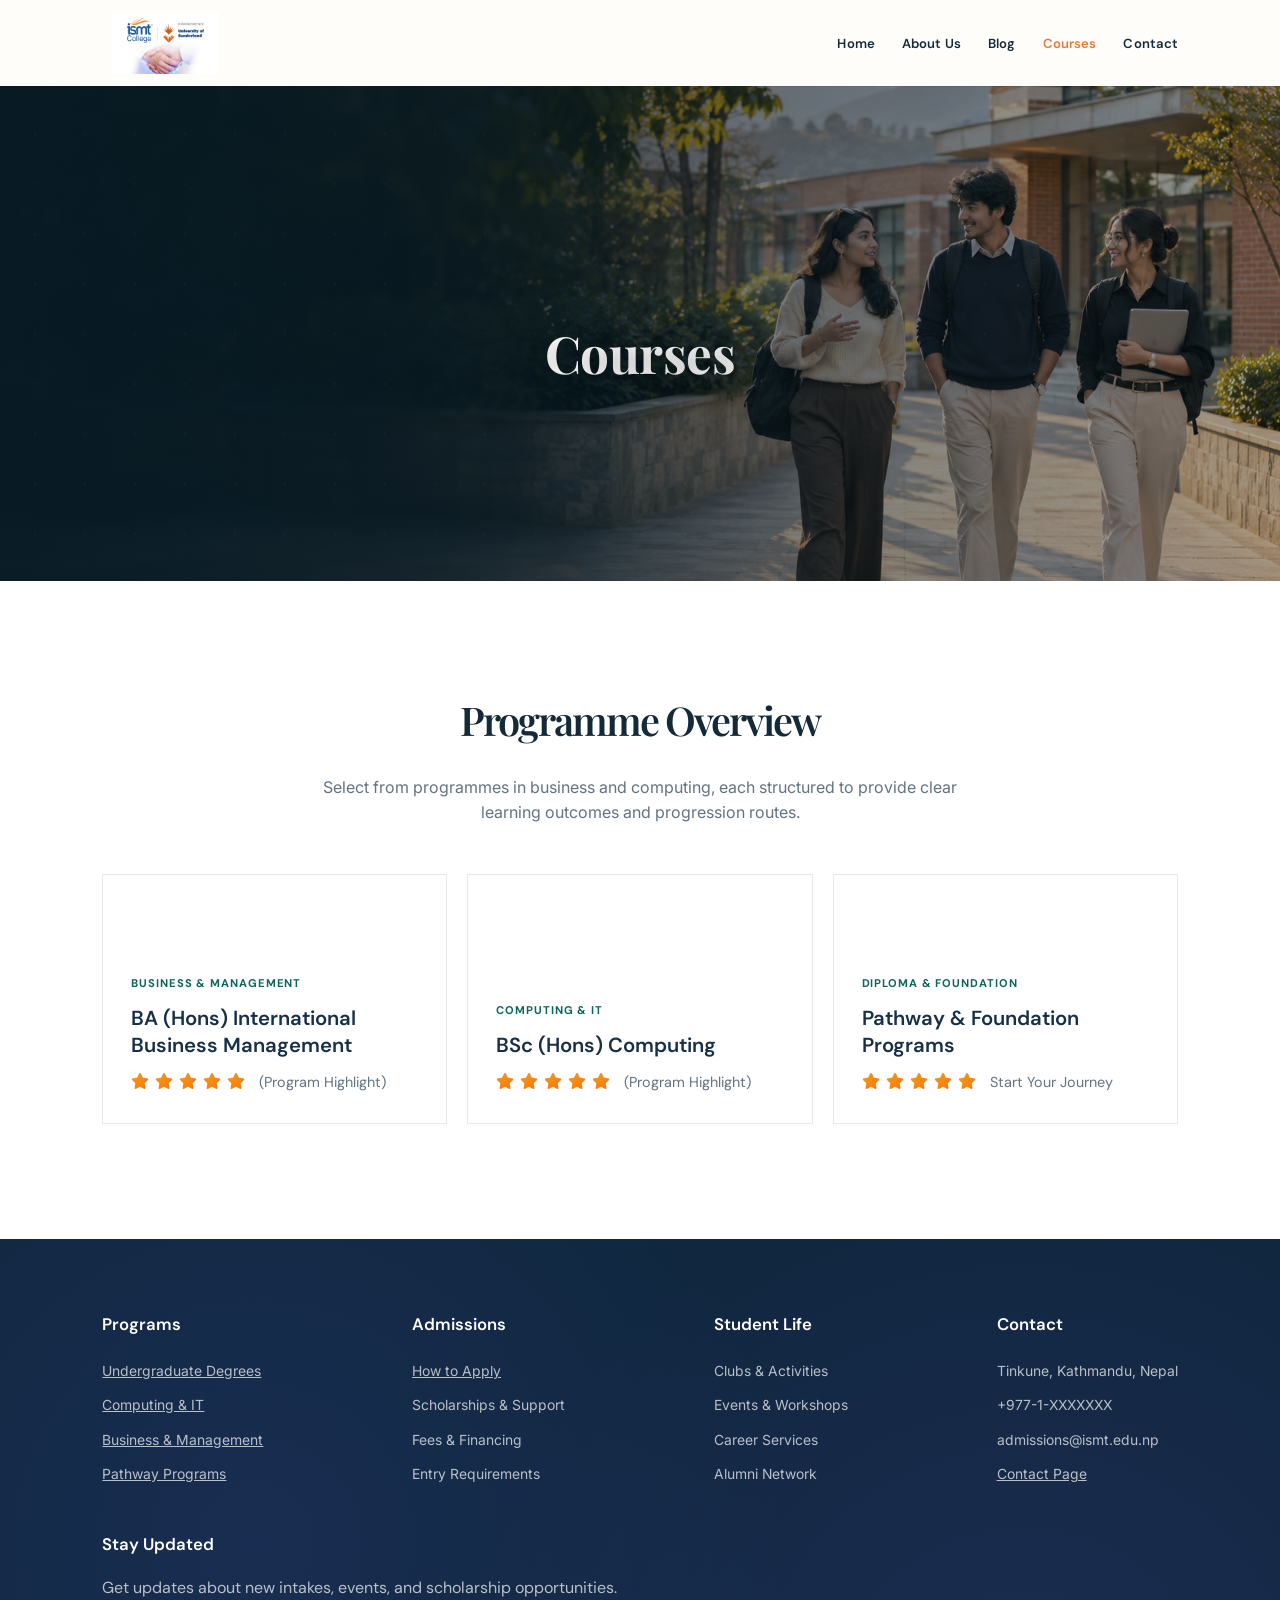
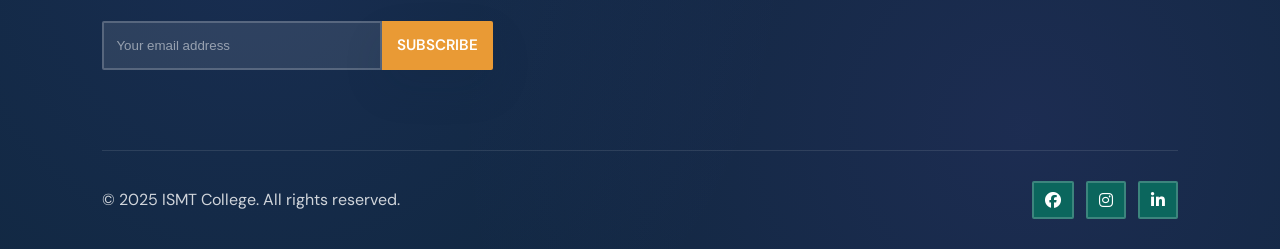
<file: courses.html>
<!DOCTYPE html>
<html lang="en">
<head>
	<meta charset="UTF-8">
	<meta name="viewport" content="width=device-width, initial-scale=1.0">
	<title>Courses</title>

	<!-- font Awesome CDN link -->
	<link rel="stylesheet" href="https://cdnjs.cloudflare.com/ajax/libs/font-awesome/6.1.1/css/all.min.css" />

	<!-- External CSS -->
	<link rel="stylesheet" href="style.css">
	<link rel="stylesheet" href="about.css">
	<link rel="stylesheet" href="theme.css">
	<link rel="stylesheet" href="redesign.css">

	<!-- JQuery CDN link -->
	<script src="https://code.jquery.com/jquery-3.6.0.min.js" integrity="sha256-/xUj+3OJU5yExlq6GSYGSHk7tPXikynS7ogEvDej/m4=" crossorigin="anonymous"></script>
</head>
<body class="new-site subpage">
	<!-- Navigation start -->
	<nav class="site-nav">
		<img src="img/sunderland-ismt-partnership.png" class="logo" alt="">

		<div class="navigation">
			<ul>
				<i id="menu-close" class="fas fa-times"></i>
				<li><a href="index.html">Home</a></li>
				<li><a href="about.html">About Us</a></li>
				<li><a href="blog.html">Blog</a></li>
				<li><a href="courses.html" class="active">Courses</a></li>
				<li><a href="contact.html">Contact</a></li>
			</ul>

			<img src="img/menu.png" id="menu-btn" alt="">
		</div>
	</nav>
	<!-- Navigation ends -->


	<!-- Hero section starts from here -->
	<section id="about-home">
		<h2>
			Courses
		</h2>
	</section>
	<!-- Hero section ends from here -->

		<!-- Courses section starts from here -->
	<section id="course">
		<h1>Programme Overview</h1>
		<p>Select from programmes in business and computing, each structured to provide clear learning outcomes and progression routes.</p>

		<div class="course-box">
			<div onclick="window.location.href='course-inner.html'" class="courses">
				<div class="details">
					<span>Business & Management</span>
					<h6>BA (Hons) International Business Management</h6>

					<div class="star">
						<i class="fa-solid fa-star"></i>
						<i class="fa-solid fa-star"></i>
						<i class="fa-solid fa-star"></i>
						<i class="fa-solid fa-star"></i>
						<i class="fa-solid fa-star"></i>

						<span>(Program Highlight)</span>
					</div>
				</div>
			</div>

			<div class="courses">
				<div class="details">
					<span>Computing & IT</span>
					<h6>BSc (Hons) Computing</h6>

					<div class="star">
						<i class="fa-solid fa-star"></i>
						<i class="fa-solid fa-star"></i>
						<i class="fa-solid fa-star"></i>
						<i class="fa-solid fa-star"></i>
						<i class="fa-solid fa-star"></i>

						<span>(Program Highlight)</span>
					</div>
				</div>
			</div>

			<div class="courses">
				<div class="details">
					<span>Diploma & Foundation</span>
					<h6>Pathway & Foundation Programs</h6>

					<div class="star">
						<i class="fa-solid fa-star"></i>
						<i class="fa-solid fa-star"></i>
						<i class="fa-solid fa-star"></i>
						<i class="fa-solid fa-star"></i>
						<i class="fa-solid fa-star"></i>

						<span>Start Your Journey</span>
					</div>
				</div>
			</div>

		</div>
	</section>
	<!-- Courses section ends from here -->

	<!-- Footer section starts from here -->
	<footer>
		<div class="footer-col">
			<h3>Programs</h3>
			<li><a href="courses.html">Undergraduate Degrees</a></li>
			<li><a href="courses.html">Computing & IT</a></li>
			<li><a href="courses.html">Business & Management</a></li>
			<li><a href="courses.html">Pathway Programs</a></li>
		</div>

		<div class="footer-col">
			<h3>Admissions</h3>
			<li><a href="index.html#registration">How to Apply</a></li>
			<li>Scholarships & Support</li>
			<li>Fees & Financing</li>
			<li>Entry Requirements</li>
		</div>

		<div class="footer-col">
			<h3>Student Life</h3>
			<li>Clubs & Activities</li>
			<li>Events & Workshops</li>
			<li>Career Services</li>
			<li>Alumni Network</li>
		</div>

		<div class="footer-col">
			<h3>Contact</h3>
			<li>Tinkune, Kathmandu, Nepal</li>
			<li>+977-1-XXXXXXX</li>
			<li>admissions@ismt.edu.np</li>
			<li><a href="contact.html">Contact Page</a></li>
		</div>

		<div class="footer-col">
			<h3>Stay Updated</h3>
			<p>Get updates about new intakes, events, and scholarship opportunities.</p>

			<div class="subscribe">
				<input type="email" placeholder="Your email address">
				<a href="#" class="yellow">SUBSCRIBE</a>
			</div>
		</div>

		<div class="copyright">
			<p>
				© 2025 ISMT College. All rights reserved.
			</p>
			<div class="pro-links">
				<i class="fab fa-facebook"></i>
				<i class="fab fa-instagram"></i>
				<i class="fab fa-linkedin-in"></i>
			</div>
		</div>
	</footer>
	<!-- Footer section ends from here -->

	<script>
		// Show menu links on burger click
		$('#menu-btn').click(function(){
			$('nav .navigation ul').addClass('active')
		});

		// Hide navbar on click function
		$('#menu-close').click(function(){
			$('nav .navigation ul').removeClass('active')
		});

		// Navbar scroll effect
		$(window).scroll(function(){
			if($(window).scrollTop() > 50){
				$('nav').addClass('scrolled');
			} else {
				$('nav').removeClass('scrolled');
			}
		});
	</script>
</body>
</html>
</file>
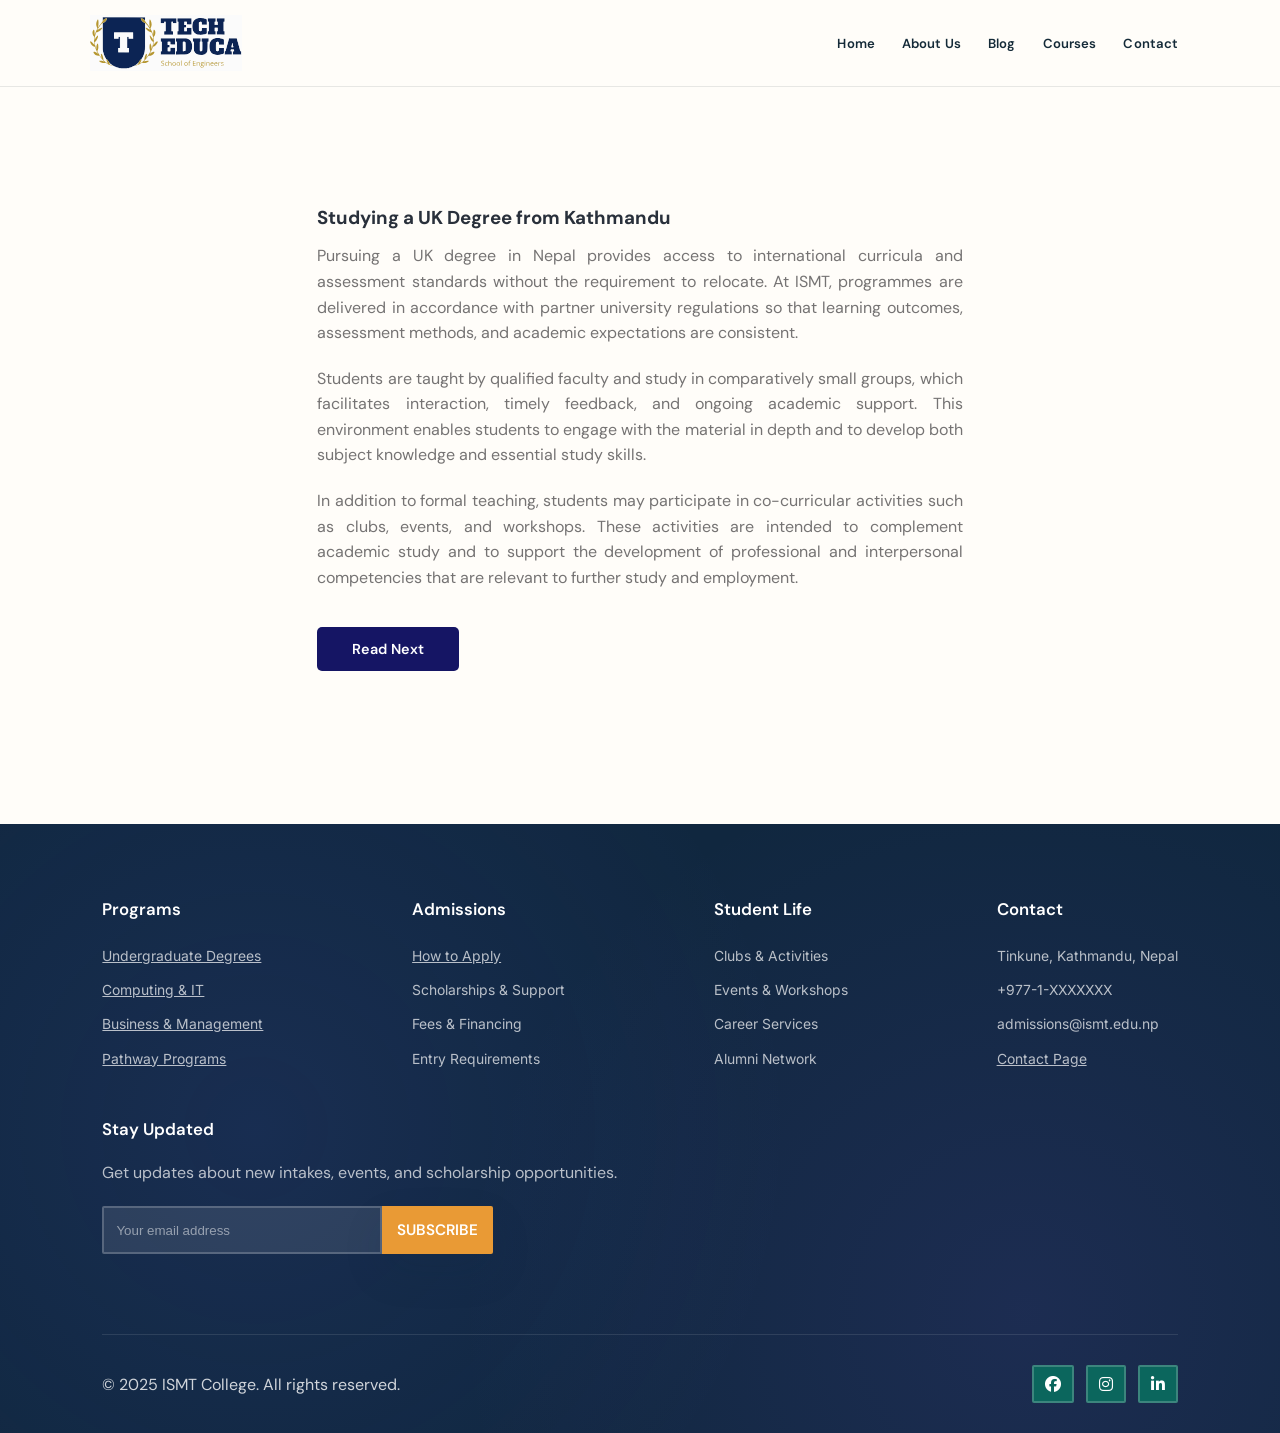
<file: post.html>
<!DOCTYPE html>
<html lang="en">
<head>
	<meta charset="UTF-8">
	<meta name="viewport" content="width=device-width, initial-scale=1.0">
	<title>Single post</title>

	<!-- font Awesome CDN link -->
	<link rel="stylesheet" href="https://cdnjs.cloudflare.com/ajax/libs/font-awesome/6.1.1/css/all.min.css" />

	<!-- External CSS -->
	<link rel="stylesheet" href="style.css">
	<link rel="stylesheet" href="about.css">
	<link rel="stylesheet" href="blog.css">
	<link rel="stylesheet" href="post.css">
	<link rel="stylesheet" href="theme.css">
	<link rel="stylesheet" href="redesign.css">

	<!-- JQuery CDN link -->
	<script src="https://code.jquery.com/jquery-3.6.0.min.js" integrity="sha256-/xUj+3OJU5yExlq6GSYGSHk7tPXikynS7ogEvDej/m4=" crossorigin="anonymous"></script>
</head>
<body class="new-site subpage">
	<!-- Navigation start -->
	<nav class="site-nav">
		<img src="img/logo.svg" class="logo" alt="">

		<div class="navigation">
			<ul>
				<i id="menu-close" class="fas fa-times"></i>
				<li><a href="index.html">Home</a></li>
				<li><a href="about.html">About Us</a></li>
				<li><a href="blog.html">Blog</a></li>
				<li><a href="courses.html">Courses</a></li>
				<li><a href="contact.html">Contact</a></li>
			</ul>

			<img src="img/menu.png" id="menu-btn" alt="">
		</div>
	</nav>
	<!-- Navigation ends -->


	<!-- Post body starts from here -->
	<div id="blog-container">
		<div class="blogs blogpost">
			<div class="post">
				<h3>Studying a UK Degree from Kathmandu</h3>
				<p>
					Pursuing a UK degree in Nepal provides access to international curricula and assessment standards without the requirement to relocate. At ISMT, programmes are delivered in accordance with partner university regulations so that learning outcomes, assessment methods, and academic expectations are consistent.
				</p>

				<p>
					Students are taught by qualified faculty and study in comparatively small groups, which facilitates interaction, timely feedback, and ongoing academic support. This environment enables students to engage with the material in depth and to develop both subject knowledge and essential study skills.
				</p>

				<p>
					In addition to formal teaching, students may participate in co-curricular activities such as clubs, events, and workshops. These activities are intended to complement academic study and to support the development of professional and interpersonal competencies that are relevant to further study and employment.
				</p>

				<br>

				<a href="#">Read Next</a>
			</div>
		</div>
	</div>
	<!-- Post body ends from here -->


	<!-- Footer section starts from here -->
	<footer>
		<div class="footer-col">
			<h3>Programs</h3>
			<li><a href="courses.html">Undergraduate Degrees</a></li>
			<li><a href="courses.html">Computing & IT</a></li>
			<li><a href="courses.html">Business & Management</a></li>
			<li><a href="courses.html">Pathway Programs</a></li>
		</div>

		<div class="footer-col">
			<h3>Admissions</h3>
			<li><a href="index.html#registration">How to Apply</a></li>
			<li>Scholarships & Support</li>
			<li>Fees & Financing</li>
			<li>Entry Requirements</li>
		</div>

		<div class="footer-col">
			<h3>Student Life</h3>
			<li>Clubs & Activities</li>
			<li>Events & Workshops</li>
			<li>Career Services</li>
			<li>Alumni Network</li>
		</div>

		<div class="footer-col">
			<h3>Contact</h3>
			<li>Tinkune, Kathmandu, Nepal</li>
			<li>+977-1-XXXXXXX</li>
			<li>admissions@ismt.edu.np</li>
			<li><a href="contact.html">Contact Page</a></li>
		</div>

		<div class="footer-col">
			<h3>Stay Updated</h3>
			<p>Get updates about new intakes, events, and scholarship opportunities.</p>

			<div class="subscribe">
				<input type="email" placeholder="Your email address">
				<a href="#" class="yellow">SUBSCRIBE</a>
			</div>
		</div>

		<div class="copyright">
			<p>
				© 2025 ISMT College. All rights reserved.
			</p>
			<div class="pro-links">
				<i class="fab fa-facebook"></i>
				<i class="fab fa-instagram"></i>
				<i class="fab fa-linkedin-in"></i>
			</div>
		</div>
	</footer>
	<!-- Footer section ends from here -->

	<script>
		// Show menu links on burger click
		$('#menu-btn').click(function(){
			$('nav .navigation ul').addClass('active')
		});

		// Hide navbar on click function
		$('#menu-close').click(function(){
			$('nav .navigation ul').removeClass('active')
		});

		// Navbar scroll effect
		$(window).scroll(function(){
			if($(window).scrollTop() > 50){
				$('nav').addClass('scrolled');
			} else {
				$('nav').removeClass('scrolled');
			}
		});
	</script>
</body>
</html>
</file>
<file: style.css>
@import url('https://fonts.googleapis.com/css2?family=Inter:wght@100;200;300;400;500&family=Poppins:ital,wght@0,100;0,200;0,300;0,400;0,500;0,600;0,700;0,800;0,900;1,700;1,800;1,900&display=swap');

*
{
	margin: 0;
	padding: 0;
	box-sizing: border-box;
}

:root {
	--primary-color: #6366f1;
	--secondary-color: #8b5cf6;
	--accent-color: #f59e0b;
	--dark-blue: #1e293b;
	--light-blue: #3b82f6;
	--text-dark: #1e293b;
	--text-light: #64748b;
	--bg-light: #f8fafc;
	--bg-card: #ffffff;
	--gradient-primary: linear-gradient(135deg, #667eea 0%, #764ba2 100%);
	--gradient-secondary: linear-gradient(135deg, #f093fb 0%, #f5576c 100%);
	--gradient-accent: linear-gradient(135deg, #4facfe 0%, #00f2fe 100%);
	--gradient-purple: linear-gradient(135deg, #667eea 0%, #764ba2 100%);
	--gradient-pink: linear-gradient(135deg, #f093fb 0%, #f5576c 100%);
	--gradient-blue: linear-gradient(135deg, #4facfe 0%, #00f2fe 100%);
	--gradient-orange: linear-gradient(135deg, #fa709a 0%, #fee140 100%);
	--gradient-green: linear-gradient(135deg, #30cfd0 0%, #330867 100%);
	--gradient-text: linear-gradient(135deg, #667eea 0%, #764ba2 100%);
	--gradient-bg: linear-gradient(135deg, #f5f7fa 0%, #c3cfe2 100%);
	--shadow-sm: 0 2px 8px rgba(0, 0, 0, 0.08);
	--shadow-md: 0 4px 16px rgba(0, 0, 0, 0.12);
	--shadow-lg: 0 10px 40px rgba(0, 0, 0, 0.15);
}

body
{
	font-family: 'Poppins', sans-serif;
	background: linear-gradient(135deg, #ffffff 0%, #f8fafc 50%, #ffffff 100%);
	background-attachment: fixed;
	color: var(--text-dark);
	line-height: 1.6;
	position: relative;
}

body::before {
	content: '';
	position: fixed;
	top: 0;
	left: 0;
	width: 100%;
	height: 100%;
	background: 
		radial-gradient(circle at 20% 50%, rgba(99, 102, 241, 0.05) 0%, transparent 50%),
		radial-gradient(circle at 80% 80%, rgba(139, 92, 246, 0.05) 0%, transparent 50%),
		radial-gradient(circle at 40% 20%, rgba(79, 172, 254, 0.03) 0%, transparent 50%);
	pointer-events: none;
	z-index: 0;
}

h1
{
	font-size: 2.75rem;
	font-weight: 700;
	background: var(--gradient-text);
	-webkit-background-clip: text;
	-webkit-text-fill-color: transparent;
	background-clip: text;
	letter-spacing: -0.5px;
	line-height: 1.2;
	position: relative;
	display: inline-block;
}

span
{
	font-size: .9rem;
	color: var(--text-light);
}

h6
{
	font-size: 1.15rem;
	color: var(--text-dark);
	font-weight: 600;
}


/*------------- Navigation style start ------------*/
nav
{
	position: fixed;
	width: 100%;
	background: linear-gradient(135deg, rgba(255, 255, 255, 0.95) 0%, rgba(255, 255, 255, 0.98) 100%);
	backdrop-filter: blur(20px);
	-webkit-backdrop-filter: blur(20px);
	display: flex;
	justify-content: space-between;
	align-items: center;
	padding: 0.9vw 6vw;
	box-shadow: 0 4px 20px rgba(0, 0, 0, 0.08);
	border-bottom: 1px solid rgba(99, 102, 241, 0.1);
	z-index: 1000;
	transition: all 0.4s cubic-bezier(0.4, 0, 0.2, 1);
}

nav.scrolled {
	padding: 0.6vw 6vw;
	box-shadow: 0 8px 30px rgba(0, 0, 0, 0.12);
	background: rgba(255, 255, 255, 0.98);
}

nav .logo
{
	width: 170px;
	cursor: pointer;
	transition: all 0.3s ease;
	filter: drop-shadow(0 2px 4px rgba(0, 0, 0, 0.1));
}

nav .logo:hover {
	transform: scale(1.05) translateY(-2px);
	filter: drop-shadow(0 4px 8px rgba(99, 102, 241, 0.3));
}

nav .navigation
{
	display: flex;
	align-items: center;
	gap: 20px;
}

#menu-btn
{
	width: 32px;
	height: 32px;
	display: none;
	cursor: pointer;
	transition: transform 0.3s ease;
	filter: drop-shadow(0 2px 4px rgba(0, 0, 0, 0.1));
}

#menu-btn:hover {
	transform: rotate(90deg);
}

#menu-close
{
	display: none;
}

nav .navigation ul
{
	display: flex;
	justify-content: flex-end;
	align-items: center;
	gap: 10px;
	margin: 0;
	padding: 0;
}

nav .navigation ul li
{
	list-style: none;
	margin-left: 0;
}

nav .navigation ul li a
{
	text-decoration: none;
	color: var(--text-dark);
	font-size: 15px;
	font-weight: 600;
	transition: all 0.3s cubic-bezier(0.4, 0, 0.2, 1);
	position: relative;
	padding: 10px 18px;
	border-radius: 10px;
	display: inline-block;
	letter-spacing: 0.3px;
}

nav .navigation ul li a::before {
	content: '';
	position: absolute;
	top: 0;
	left: 0;
	right: 0;
	bottom: 0;
	background: var(--gradient-primary);
	border-radius: 10px;
	opacity: 0;
	transition: opacity 0.3s ease;
	z-index: -1;
}

nav .navigation ul li a::after {
	content: '';
	position: absolute;
	width: 0;
	height: 3px;
	bottom: 5px;
	left: 50%;
	transform: translateX(-50%);
	background: var(--gradient-primary);
	transition: all 0.3s cubic-bezier(0.4, 0, 0.2, 1);
	border-radius: 2px;
}

nav .navigation ul li a:hover {
	color: #fff;
	transform: translateY(-2px);
}

nav .navigation ul li a:hover::before {
	opacity: 1;
}

nav .navigation ul li a.active {
	color: var(--primary-color);
	background: rgba(99, 102, 241, 0.1);
	font-weight: 700;
}

nav .navigation ul li a.active::after {
	width: 60%;
}

nav .navigation ul li a.active:hover {
	color: var(--primary-color);
	background: rgba(99, 102, 241, 0.15);
}

nav .navigation ul li a.active:hover::before {
	opacity: 0;
}
/*------------- Navigation style end ------------*/



/*------------- Hero section styling start --------------*/
#home
{
	background-image: linear-gradient(135deg, rgba(99, 102, 241, 0.85), rgba(139, 92, 246, 0.85)), url("img/back.jpg");
	width: 100%;
	height: 100vh;
	background-size: cover;
	background-position: center center;
	display: flex;
	flex-direction: column;
	justify-content: center;
	align-items: center;
	text-align: center;
	padding-top: 40px;
	position: relative;
	overflow: hidden;
}

#home::before {
	content: '';
	position: absolute;
	width: 200%;
	height: 200%;
	background: radial-gradient(circle, rgba(255,255,255,0.1) 1px, transparent 1px);
	background-size: 50px 50px;
	animation: moveBackground 20s linear infinite;
	opacity: 0.3;
}

@keyframes moveBackground {
	0% { transform: translate(0, 0); }
	100% { transform: translate(50px, 50px); }
}

#home h2
{
	color: #fff;
	font-size: 3rem;
	letter-spacing: -0.5px;
	font-weight: 700;
	margin-bottom: 20px;
	text-shadow: 0 2px 20px rgba(0, 0, 0, 0.3);
	z-index: 1;
	position: relative;
	background: linear-gradient(135deg, #ffffff 0%, #f0f0f0 100%);
	-webkit-background-clip: text;
	-webkit-text-fill-color: transparent;
	background-clip: text;
	filter: drop-shadow(0 2px 10px rgba(255, 255, 255, 0.3));
}

#home p
{
	width: 50%;
	color: rgba(255, 255, 255, 0.95);
	font-size: 1.1rem;
	line-height: 1.8;
	margin-bottom: 10px;
	z-index: 1;
	position: relative;
}

#home .btn
{
	margin-top: 40px;
	display: flex;
	gap: 20px;
	z-index: 1;
	position: relative;
}

#home a
{
	text-decoration: none;
	font-size: 1rem;
	padding: 15px 40px;
	background-color: #fff;
	font-weight: 600;
	border-radius: 50px;
	transition: all 0.3s ease;
	box-shadow: var(--shadow-md);
}

#home a.blue
{
	color: #fff;
	background: var(--gradient-primary);
	transition: all 0.3s ease;
}

#home a.blue:hover
{
	transform: translateY(-3px);
	box-shadow: var(--shadow-lg);
	background: var(--gradient-secondary);
}

#home a.yellow
{
	color: #fff;
	background: var(--gradient-accent);
	transition: all 0.3s ease;
}

#home a.yellow:hover
{
	transform: translateY(-3px);
	box-shadow: var(--shadow-lg);
	background: var(--gradient-primary);
}
/*------------- Hero section styling end --------------*/


/*------------- Features section styling start -------------*/
#features
{
	padding: 8vw 8vw 4vw 8vw;
	text-align: center;
	background: linear-gradient(135deg, #f8fafc 0%, #e0e7ff 50%, #f8fafc 100%);
	position: relative;
	overflow: hidden;
}

#features::before {
	content: '';
	position: absolute;
	top: 0;
	left: 0;
	width: 100%;
	height: 100%;
	background: 
		radial-gradient(circle at 10% 20%, rgba(99, 102, 241, 0.1) 0%, transparent 50%),
		radial-gradient(circle at 90% 80%, rgba(139, 92, 246, 0.1) 0%, transparent 50%);
	pointer-events: none;
}

#features h1 {
	margin-bottom: 15px;
	position: relative;
	z-index: 1;
}

#features > p {
	color: var(--text-light);
	font-size: 1.1rem;
	margin-bottom: 20px;
	position: relative;
	z-index: 1;
}

#features .fea-base
{
	display: grid;
	grid-template-columns: repeat(auto-fit, minmax(320px, 1fr));
	grid-gap: 2rem;
	margin-top: 60px;
	position: relative;
	z-index: 1;
}

#features .fea-box
{
	background: linear-gradient(135deg, rgba(255, 255, 255, 0.9) 0%, rgba(255, 255, 255, 0.95) 100%);
	backdrop-filter: blur(10px);
	text-align: start;
	padding: 2.5rem 2rem;
	border-radius: 16px;
	box-shadow: var(--shadow-sm);
	transition: all 0.3s ease;
	border: 1px solid rgba(99, 102, 241, 0.1);
	position: relative;
	overflow: hidden;
}

#features .fea-box::before {
	content: '';
	position: absolute;
	top: 0;
	left: 0;
	width: 100%;
	height: 4px;
	background: var(--gradient-primary);
	transform: scaleX(0);
	transition: transform 0.3s ease;
}

#features .fea-box::after {
	content: '';
	position: absolute;
	top: -50%;
	right: -50%;
	width: 200%;
	height: 200%;
	background: radial-gradient(circle, rgba(99, 102, 241, 0.1) 0%, transparent 70%);
	opacity: 0;
	transition: opacity 0.3s ease;
}

#features .fea-box:hover {
	transform: translateY(-8px);
	box-shadow: var(--shadow-lg);
	border-color: rgba(99, 102, 241, 0.3);
	background: linear-gradient(135deg, rgba(255, 255, 255, 1) 0%, rgba(240, 245, 255, 1) 100%);
}

#features .fea-box:hover::before {
	transform: scaleX(1);
}

#features .fea-box:hover::after {
	opacity: 1;
}

#features .fea-box i
{
	font-size: 2.8rem;
	background: var(--gradient-primary);
	-webkit-background-clip: text;
	-webkit-text-fill-color: transparent;
	background-clip: text;
	margin-bottom: 15px;
	display: inline-block;
	transition: transform 0.3s ease;
	filter: drop-shadow(0 4px 8px rgba(99, 102, 241, 0.3));
}

#features .fea-box:hover i {
	transform: scale(1.1) rotate(5deg);
}

#features .fea-box h3
{
	font-size: 1.35rem;
	font-weight: 600;
	background: var(--gradient-text);
	-webkit-background-clip: text;
	-webkit-text-fill-color: transparent;
	background-clip: text;
	padding: 15px 0 10px 0;
}

#features .fea-box p
{
	font-size: 1rem;
	font-weight: 400;
	color: var(--text-light);
	line-height: 1.7;
}
/*------------- Features section styling end -------------*/


/*------------- Courses section styling start ------------*/
#course
{
	padding: 8vw 8vw 8vw 8vw;
	text-align: center;
	background: linear-gradient(135deg, #ffffff 0%, #f0f4ff 50%, #ffffff 100%);
	position: relative;
	overflow: hidden;
}

#course::before {
	content: '';
	position: absolute;
	top: 0;
	left: 0;
	width: 100%;
	height: 100%;
	background: 
		radial-gradient(circle at 80% 30%, rgba(79, 172, 254, 0.08) 0%, transparent 50%),
		radial-gradient(circle at 20% 70%, rgba(99, 102, 241, 0.08) 0%, transparent 50%);
	pointer-events: none;
}

#course h1 {
	margin-bottom: 15px;
	position: relative;
	z-index: 1;
}

#course > p {
	color: var(--text-light);
	font-size: 1.1rem;
	margin-bottom: 20px;
	position: relative;
	z-index: 1;
}

#course .course-box
{
	display: grid;
	grid-template-columns: repeat(auto-fit, minmax(320px, 1fr));
	grid-gap: 2rem;
	margin-top: 60px;
	position: relative;
	z-index: 1;
}

#course .courses
{
	text-align: start;
	background: linear-gradient(135deg, rgba(255, 255, 255, 0.95) 0%, rgba(255, 255, 255, 1) 100%);
	backdrop-filter: blur(10px);
	height: 100%;
	position: relative;
	border-radius: 16px;
	overflow: hidden;
	box-shadow: var(--shadow-sm);
	transition: all 0.3s ease;
	cursor: pointer;
	border: 1px solid rgba(99, 102, 241, 0.1);
}

#course .courses::before {
	content: '';
	position: absolute;
	top: 0;
	left: 0;
	width: 100%;
	height: 100%;
	background: linear-gradient(135deg, rgba(99, 102, 241, 0.05) 0%, rgba(139, 92, 246, 0.05) 100%);
	opacity: 0;
	transition: opacity 0.3s ease;
	z-index: 0;
}

#course .courses:hover {
	transform: translateY(-8px);
	box-shadow: var(--shadow-lg);
	border-color: rgba(99, 102, 241, 0.3);
}

#course .courses:hover::before {
	opacity: 1;
}

#course .courses img
{
	width: 100%;
	height: 60%;
	background-size: cover;
	background-position: center;
	transition: transform 0.5s ease;
	position: relative;
	z-index: 1;
}

#course .courses:hover img {
	transform: scale(1.1);
}

#course .courses .details
{
	padding: 20px 20px 0 20px;
	position: relative;
	z-index: 1;
	background: transparent;
}

#course .courses .details span:first-child {
	color: var(--text-light);
	font-size: 0.85rem;
	font-weight: 500;
}

#course .courses .details h6 {
	margin: 10px 0;
	font-size: 1.2rem;
	background: var(--gradient-text);
	-webkit-background-clip: text;
	-webkit-text-fill-color: transparent;
	background-clip: text;
	font-weight: 600;
}

#course .courses .details i
{
	color: var(--accent-color);
	font-size: 1rem;
	margin-right: 2px;
	background: linear-gradient(135deg, #f59e0b 0%, #f97316 100%);
	-webkit-background-clip: text;
	-webkit-text-fill-color: transparent;
	background-clip: text;
}

#course .courses .details .star span {
	color: var(--text-light);
	margin-left: 8px;
	font-size: 0.9rem;
}

#course .courses .cost
{
	background: var(--gradient-primary);
	color: #fff;
	line-height: 70px;
	width: 70px;
	height: 70px;
	text-align: center;
	border-radius: 50%;
	position: absolute;
	right: 20px;
	bottom: 120px;
	font-weight: 700;
	font-size: 0.9rem;
	box-shadow: 0 8px 20px rgba(99, 102, 241, 0.4);
	transition: all 0.3s ease;
	z-index: 2;
}

#course .courses:hover .cost {
	transform: scale(1.15) rotate(10deg);
	box-shadow: 0 12px 30px rgba(99, 102, 241, 0.5);
	background: var(--gradient-secondary);
}
/*------------- Courses section styling end ------------*/


/*------------- Registration section styling start ----------*/
#registration
{
	padding: 8vw 8vw;
	background-image: linear-gradient(135deg, rgba(99, 102, 241, 0.9), rgba(139, 92, 246, 0.9)),url("img/signup.jpg");
	width: 100%;
	height: 100%;
	background-size: cover;
	background-position: center;
	display: flex;
	justify-content: space-between;
	align-items: center;
	gap: 4rem;
}

#registration .reminder, #registration .reminder h1
{
	color: #fff;
}

#registration .reminder h1 {
	color: #fff;
	font-size: 2.5rem;
	margin-top: 10px;
}

#registration .reminder p {
	color: rgba(255, 255, 255, 0.95);
	font-size: 1.2rem;
	font-weight: 500;
}

#registration .reminder .time
{
	display: flex;
	margin-top: 40px;
	gap: 15px;
}

#registration .reminder .time .date
{
	text-align: center;
	padding: 20px 25px;
	background: rgba(255, 255, 255, 0.2);
	backdrop-filter: blur(10px);
	box-shadow: 0 8px 32px 0 rgba(31, 38, 135, 0.3);
	border-radius: 16px;
	border: 1px solid rgba(255, 255, 255, 0.3);
	font-size: 1.1rem;
	font-weight: 600;
	color: #fff;
	transition: all 0.3s ease;
	min-width: 80px;
}

#registration .reminder .time .date:hover {
	background: rgba(255, 255, 255, 0.3);
	transform: translateY(-5px);
}

#registration .reminder .time .date br {
	display: block;
	margin: 5px 0;
}

#registration .form
{
	background: rgba(255, 255, 255, 0.98);
	backdrop-filter: blur(10px);
	border-radius: 20px;
	display: flex;
	flex-direction: column;
	padding: 50px 40px;
	box-shadow: var(--shadow-lg);
	border: 1px solid rgba(255, 255, 255, 0.5);
	flex: 0 0 450px;
}

#registration .form h3 {
	background: var(--gradient-text);
	-webkit-background-clip: text;
	-webkit-text-fill-color: transparent;
	background-clip: text;
	margin-bottom: 10px;
	font-size: 1.8rem;
	font-weight: 700;
}

#registration .form > p {
	color: var(--text-light);
	margin-bottom: 25px;
}

#registration .form input
{
	margin: 12px 0;
	padding: 16px 18px;
	border: 2px solid #e2e8f0;
	outline: none;
	border-radius: 12px;
	font-size: 1rem;
	transition: all 0.3s ease;
	background: #fff;
}

#registration .form input:focus {
	border-color: var(--primary-color);
	box-shadow: 0 0 0 3px rgba(99, 102, 241, 0.1);
	background: linear-gradient(135deg, rgba(255, 255, 255, 1) 0%, rgba(240, 245, 255, 1) 100%);
}

#registration .form input::placeholder
{
	color: var(--text-light);
	font-weight: 400;
	font-size: 0.95rem;
}

#registration .form .btn
{
	margin-top: 25px;
}

#registration .form a.yellow
{
	text-decoration: none;
	font-size: 1rem;
	padding: 16px 40px;
	background: var(--gradient-primary);
	font-weight: 600;
	border-radius: 50px;
	color: #fff;
	transition: all 0.3s ease;
	display: inline-block;
	text-align: center;
	box-shadow: var(--shadow-md);
}

#registration .form a.yellow:hover
{
	transform: translateY(-3px);
	box-shadow: var(--shadow-lg);
	background: var(--gradient-secondary);
}
/*------------- Registration section styling end ----------*/



/*------------- Experts section styling starts ----------*/
#experts
{
	padding: 8vw 8vw 8vw 8vw;
	text-align: center;
	background: linear-gradient(135deg, #f8fafc 0%, #e0e7ff 50%, #f8fafc 100%);
	position: relative;
	overflow: hidden;
}

#experts::before {
	content: '';
	position: absolute;
	top: 0;
	left: 0;
	width: 100%;
	height: 100%;
	background: 
		radial-gradient(circle at 30% 40%, rgba(139, 92, 246, 0.1) 0%, transparent 50%),
		radial-gradient(circle at 70% 60%, rgba(99, 102, 241, 0.1) 0%, transparent 50%);
	pointer-events: none;
}

#experts h1 {
	margin-bottom: 15px;
	position: relative;
	z-index: 1;
}

#experts > p {
	color: var(--text-light);
	font-size: 1.1rem;
	margin-bottom: 20px;
	position: relative;
	z-index: 1;
}

#experts .expert-box
{
	display: grid;
	grid-template-columns: repeat(auto-fit, minmax(250px, 1fr));
	grid-gap: 2rem;
	margin-top: 60px;
	position: relative;
	z-index: 1;
}

#experts .expert-box .profile
{
	background: linear-gradient(135deg, rgba(255, 255, 255, 0.95) 0%, rgba(255, 255, 255, 1) 100%);
	backdrop-filter: blur(10px);
	padding: 35px 20px;
	box-shadow: var(--shadow-sm);
	border-radius: 16px;
	transition: all 0.3s ease;
	border: 1px solid rgba(99, 102, 241, 0.1);
	position: relative;
	overflow: hidden;
}

#experts .expert-box .profile::before {
	content: '';
	position: absolute;
	top: 0;
	left: 0;
	width: 100%;
	height: 4px;
	background: var(--gradient-primary);
	transform: scaleX(0);
	transition: transform 0.3s ease;
}

#experts .expert-box .profile::after {
	content: '';
	position: absolute;
	top: -50%;
	right: -50%;
	width: 200%;
	height: 200%;
	background: radial-gradient(circle, rgba(99, 102, 241, 0.1) 0%, transparent 70%);
	opacity: 0;
	transition: opacity 0.3s ease;
}

#experts .expert-box .profile:hover {
	transform: translateY(-10px);
	box-shadow: var(--shadow-lg);
	border-color: rgba(99, 102, 241, 0.3);
	background: linear-gradient(135deg, rgba(255, 255, 255, 1) 0%, rgba(240, 245, 255, 1) 100%);
}

#experts .expert-box .profile:hover::before {
	transform: scaleX(1);
}

#experts .expert-box .profile:hover::after {
	opacity: 1;
}

#experts .expert-box .profile img {
	width: 120px;
	height: 120px;
	border-radius: 50%;
	object-fit: cover;
	margin-bottom: 20px;
	border: 4px solid transparent;
	background: var(--gradient-primary);
	padding: 3px;
	transition: all 0.3s ease;
	position: relative;
	z-index: 1;
}

#experts .expert-box .profile:hover img {
	transform: scale(1.05);
	border-color: transparent;
	box-shadow: 0 8px 20px rgba(99, 102, 241, 0.4);
}

#experts .expert-box .profile h6 {
	margin: 10px 0 5px 0;
	font-size: 1.2rem;
	background: var(--gradient-text);
	-webkit-background-clip: text;
	-webkit-text-fill-color: transparent;
	background-clip: text;
	font-weight: 600;
	position: relative;
	z-index: 1;
}

#experts .expert-box .profile p {
	color: var(--text-light);
	font-size: 0.95rem;
	margin-bottom: 15px;
	position: relative;
	z-index: 1;
}

.pro-links
{
	margin-top: 15px;
	display: flex;
	justify-content: center;
	gap: 10px;
	position: relative;
	z-index: 1;
}

.pro-links i
{
	padding: 12px 14px;
	border: 2px solid transparent;
	background: var(--gradient-primary);
	cursor: pointer;
	transition: all 0.3s ease;
	border-radius: 50%;
	color: #fff;
	font-size: 1rem;
	box-shadow: 0 4px 10px rgba(99, 102, 241, 0.3);
}

.pro-links i:hover
{
	background: var(--gradient-secondary);
	transform: translateY(-5px) scale(1.1);
	box-shadow: 0 8px 20px rgba(99, 102, 241, 0.5);
}
/*------------- Experts section styling ends ----------*/



/*------------- Footer section styling starts ------------*/
footer
{
	padding: 8vw;
	background: linear-gradient(135deg, #1e293b 0%, #0f172a 100%);
	display: flex;
	justify-content: space-between;
	align-items: flex-start;
	flex-wrap: wrap;
	position: relative;
	overflow: hidden;
}

footer::before {
	content: '';
	position: absolute;
	top: 0;
	left: 0;
	width: 100%;
	height: 100%;
	background: radial-gradient(circle at 20% 50%, rgba(99, 102, 241, 0.1) 0%, transparent 50%),
	            radial-gradient(circle at 80% 80%, rgba(139, 92, 246, 0.1) 0%, transparent 50%);
	pointer-events: none;
}

footer .footer-col
{
	padding-bottom: 40px;
	position: relative;
	z-index: 1;
}

footer h3
{
	color: #fff;
	font-weight: 600;
	padding-bottom: 25px;
	font-size: 1.3rem;
}

footer li
{
	list-style: none;
	color: rgba(255, 255, 255, 0.7);
	padding: 10px 0;
	font-size: 15px;
	cursor: pointer;
	transition: all 0.3s ease;
	position: relative;
	padding-left: 0;
}

footer li::before {
	content: '→';
	position: absolute;
	left: -20px;
	opacity: 0;
	transition: all 0.3s ease;
	color: var(--primary-color);
}

footer li:hover
{
	color: #fff;
	padding-left: 20px;
}

footer li:hover::before {
	opacity: 1;
	left: 0;
}

footer p
{
	color: rgba(255, 255, 255, 0.7);
	line-height: 1.7;
}

footer .subscribe
{
	margin-top: 20px;
	display: flex;
	flex-direction: column;
	gap: 12px;
}

footer input
{
	width: 100%;
	max-width: 280px;
	padding: 14px 18px;
	background: rgba(255, 255, 255, 0.1);
	border: 2px solid rgba(255, 255, 255, 0.2);
	outline: none;
	color: #fff;
	border-radius: 12px;
	transition: all 0.3s ease;
}

footer input::placeholder {
	color: rgba(255, 255, 255, 0.5);
}

footer input:focus {
	border-color: var(--primary-color);
	background: rgba(255, 255, 255, 0.15);
}

footer .subscribe a
{
	text-decoration: none;
	font-size: 0.95rem;
	padding: 14px 25px;
	background-color: #fff;
	font-weight: 600;
	border-radius: 12px;
	text-align: center;
	width: fit-content;
}

footer .subscribe a.yellow
{
	color: #fff;
	background: var(--gradient-primary);
	transition: all 0.3s ease;
	box-shadow: var(--shadow-md);
}

footer .subscribe a.yellow:hover
{
	transform: translateY(-3px);
	box-shadow: var(--shadow-lg);
	background: var(--gradient-secondary);
}

footer .copyright
{
	margin-top: 40px;
	width: 100%;
	display: flex;
	justify-content: space-between;
	align-items: center;
	flex-wrap: wrap;
	padding-top: 30px;
	border-top: 1px solid rgba(255, 255, 255, 0.1);
	position: relative;
	z-index: 1;
}

footer .copyright p, footer .copyright p > a
{
	color: rgba(255, 255, 255, 0.8);
	text-decoration: none;
	transition: color 0.3s ease;
}

footer .copyright p > a:hover {
	color: var(--primary-color);
}

footer .copyright .pro-links
{
	margin-top: 0px;
	display: flex;
	gap: 12px;
}

footer .copyright .pro-links i
{
	background-color: rgba(255, 255, 255, 0.1);
	color: #fff;
	padding: 12px 14px;
	border-radius: 50%;
	border: 2px solid rgba(255, 255, 255, 0.2);
	transition: all 0.3s ease;
}

footer .copyright .pro-links i:hover
{
	background: var(--gradient-primary);
	border-color: transparent;
	transform: translateY(-3px);
	box-shadow: var(--shadow-md);
}
/*------------- Footer section styling ends ------------*/



/*---------------------------------------------------------*/
/*-------------------- Ipad screen styling ----------------*/
/*---------------------------------------------------------*/
@media screen and (max-width: 789px)
{
	nav
	{
		padding: 10px 18px;
	}

	nav img
	{
		width: 120px;
	}

	#menu-btn
	{
		display: initial;
	}

	#menu-close
	{
		display: initial;
		font-size: 1.6rem;
		color: #fff;
		padding: 30px 0 20px 20px;
	}

	nav .navigation ul
	{
		position: fixed;
		top: 0;
		right: -300px;
		display: flex;
		flex-direction: column;
		justify-content: flex-start;
		align-items: flex-start;
		width: 280px;
		height: 100vh;
		background: linear-gradient(135deg, rgba(99, 102, 241, 0.98) 0%, rgba(139, 92, 246, 0.98) 100%);
		backdrop-filter: blur(20px);
		-webkit-backdrop-filter: blur(20px);
		border-left: 1px solid rgba(255, 255, 255, 0.2);
		transition: all 0.4s cubic-bezier(0.4, 0, 0.2, 1);
		box-shadow: -10px 0 40px rgba(0, 0, 0, 0.2);
		padding: 80px 0 40px 0;
		gap: 0;
	}

	nav .navigation ul.active
	{
		right: 0;
	}

	nav .navigation ul li
	{
		padding: 0;
		margin-left: 0;
		width: 100%;
	}

	nav .navigation ul li a
	{
		color: #fff;
		padding: 18px 40px;
		width: 100%;
		display: block;
		border-radius: 0;
		font-size: 16px;
		position: relative;
	}

	nav .navigation ul li a::before {
		background: rgba(255, 255, 255, 0.2);
		border-radius: 0;
	}

	nav .navigation ul li a::after {
		display: none;
	}

	nav .navigation ul li a:hover {
		background: rgba(255, 255, 255, 0.15);
		transform: translateX(10px);
		color: #fff;
	}

	nav .navigation ul li a.active {
		background: rgba(255, 255, 255, 0.25);
		border-left: 4px solid #fff;
		color: #fff;
		font-weight: 700;
	}

	nav .navigation ul li a.active:hover {
		background: rgba(255, 255, 255, 0.3);
	}

	#home
	{
		padding: 0px;
	}

	#home h2 {
		font-size: 2.2rem;
	}

	#home p
	{
		width: 90%;
		font-size: 1rem;
	}

	#home .btn {
		flex-direction: column;
		width: 100%;
		align-items: center;
	}

	#home .btn a {
		width: 80%;
		max-width: 300px;
	}

	h1 {
		font-size: 2rem;
	}

	#features
	{
		padding: 8vw 4vw 4vw 4vw;
	}

	#course
	{
		padding: 8vw 4vw 8vw 4vw;
	}

	#registration
	{
		padding: 6vw 4vw;
		gap: 2.2rem;
		flex-direction: column;
	}

	#registration .form {
		flex: 1;
		width: 100%;
		max-width: 100%;
	}

	#registration .reminder .time
	{
		display: flex;
		justify-content: space-between;
		flex-wrap: wrap;
		margin-top: 40px;
	}

	#experts
	{
		padding: 8vw 4vw 6vw 4vw;
	}

	footer .copyright .pro-links
	{
		margin-top: 20px;
	}
}


@media screen and (max-width: 475px)
{
	#registration
	{
		flex-direction: column;
	}

	.reminder p, .reminder h1
	{
		text-align: center;
	}

	.reminder h1
	{
		font-size: 1.8rem;
	}

	#registration .reminder .time
	{
		justify-content: space-evenly;
		margin-top: 20px;
	}

	#registration .reminder .time .date {
		min-width: 70px;
		padding: 15px 15px;
		font-size: 0.95rem;
	}

	#home h2 {
		font-size: 1.8rem;
	}

	h1 {
		font-size: 1.75rem;
	}
}
</file>
<file: theme.css>
:root {
	/* Ocean / teal theme */
	--primary-color: #0f766e;
	--secondary-color: #0369a1;
	--accent-color: #f97316;
	--dark-blue: #0f172a;
	--light-blue: #38bdf8;

	/* Text */
	--text-dark: #0f172a;
	--text-light: #6b7280;

	/* Backgrounds */
	--bg-light: #f3f4f6;
	--bg-card: #ffffff;

	/* Gradients */
	--gradient-primary: linear-gradient(135deg, #0f766e 0%, #0369a1 100%);
	--gradient-secondary: linear-gradient(135deg, #22c55e 0%, #0ea5e9 100%);
	--gradient-accent: linear-gradient(135deg, #f97316 0%, #facc15 100%);
	--gradient-purple: linear-gradient(135deg, #0ea5e9 0%, #6366f1 100%);
	--gradient-pink: linear-gradient(135deg, #ec4899 0%, #f97316 100%);
	--gradient-blue: linear-gradient(135deg, #0ea5e9 0%, #22c55e 100%);
	--gradient-orange: linear-gradient(135deg, #f97316 0%, #facc15 100%);
	--gradient-green: linear-gradient(135deg, #16a34a 0%, #0f766e 100%);
	--gradient-text: linear-gradient(135deg, #0f766e 0%, #0369a1 100%);
	--gradient-bg: linear-gradient(135deg, #f9fafb 0%, #e0f2fe 100%);

	/* Shadows */
	--shadow-sm: 0 2px 8px rgba(15, 23, 42, 0.06);
	--shadow-md: 0 4px 16px rgba(15, 23, 42, 0.12);
	--shadow-lg: 0 10px 40px rgba(15, 23, 42, 0.18);
}

body {
	background: var(--gradient-bg);
}

/* Home hero override (no photo background) */
#home {
	background-image: linear-gradient(135deg, rgba(15, 118, 110, 0.95), rgba(3, 105, 161, 0.95));
}

/* Registration banner override (no photo background) */
#registration {
	background-image: linear-gradient(135deg, rgba(15, 118, 110, 0.95), rgba(3, 105, 161, 0.95));
}

/* Contemporary ISMT visual refresh */
:root {
	--primary-color: #0b665d;
	--secondary-color: #173d70;
	--accent-color: #e99a35;
	--dark-blue: #10273f;
	--text-dark: #173047;
	--text-light: #637381;
	--gradient-primary: linear-gradient(135deg, #0b665d 0%, #174c78 100%);
	--gradient-secondary: linear-gradient(135deg, #174c78 0%, #0b665d 100%);
	--gradient-accent: linear-gradient(135deg, #f2b85b 0%, #df8528 100%);
	--gradient-text: linear-gradient(135deg, #0b665d 0%, #174c78 100%);
	--shadow-sm: 0 10px 30px rgba(16, 39, 63, .07);
	--shadow-md: 0 18px 42px rgba(16, 39, 63, .12);
	--shadow-lg: 0 26px 70px rgba(16, 39, 63, .17);
}

body { background: #f7f8f5; color: var(--text-dark); }
body::before { background: radial-gradient(circle at 5% 35%, rgba(11,102,93,.045), transparent 28%), radial-gradient(circle at 95% 70%, rgba(233,154,53,.07), transparent 26%); }
h1 { font-size: clamp(2rem, 3.1vw, 3rem); letter-spacing: -.045em; }

nav { padding: 12px 7vw; background: rgba(255,255,255,.92); border-bottom: 1px solid rgba(23,48,71,.08); box-shadow: 0 5px 20px rgba(16,39,63,.05); }
nav.scrolled { padding: 9px 7vw; background: rgba(255,255,255,.97); }
nav .logo { width: 188px; filter: none; }
nav .navigation ul { gap: 2px; }
nav .navigation ul li a { color: #304557; font-size: 14px; padding: 9px 13px; border-radius: 4px; }
nav .navigation ul li a::before { display: none; }
nav .navigation ul li a::after { bottom: 3px; height: 2px; background: var(--accent-color); }
nav .navigation ul li a:hover { color: var(--primary-color); transform: none; }
nav .navigation ul li a.active { color: var(--primary-color); background: transparent; }

#home { min-height: 720px; height: 100vh; padding: 128px 8vw 52px; align-items: flex-start; text-align: left; background-image: linear-gradient(90deg, rgba(9,37,52,.68) 0%, rgba(9,37,52,.50) 43%, rgba(9,37,52,.12) 100%), url("img/students-hero.png"); }
#home::before { width: 100%; height: 100%; inset: 0; background: linear-gradient(120deg, transparent 64%, rgba(229,159,57,.32) 64.1%, transparent 64.5%); animation: none; opacity: 1; }
#home h2 { max-width: 700px; margin-bottom: 21px; color: #fff; font-size: clamp(2.65rem, 5vw, 4.65rem); line-height: 1.07; letter-spacing: -.055em; text-align: left; filter: none; text-shadow: none; }
#home p { width: min(570px, 100%); margin: 0; font-family: Inter, sans-serif; font-size: 1.06rem; line-height: 1.8; text-align: left; }
#home .btn { margin-top: 31px; gap: 12px; }
#home a { padding: 14px 23px; border-radius: 4px; font-size: .88rem; letter-spacing: .03em; text-transform: uppercase; }
#home a.blue { background: var(--accent-color); }
#home a.yellow { background: transparent; border: 1px solid rgba(255,255,255,.6); }
#home a.blue:hover, #home a.yellow:hover { background: #fff; color: var(--secondary-color); transform: translateY(-2px); }
.hero-highlights { display: flex; gap: 30px; margin-top: 65px; position: relative; z-index: 1; }
.hero-highlights div { min-width: 104px; padding-left: 14px; border-left: 2px solid var(--accent-color); display: grid; gap: 2px; }
.hero-highlights strong { color: #fff; font-size: 1.25rem; font-weight: 700; }
.hero-highlights span { color: rgba(255,255,255,.77); font-size: .72rem; text-transform: uppercase; letter-spacing: .07em; }

#features, #course, #experts { padding: clamp(72px, 9vw, 130px) 8vw; background: #f7f8f5; }
#course { background: #fff; }
#features::before, #course::before, #experts::before { display: none; }
#features > p, #course > p, #experts > p { max-width: 680px; margin: 16px auto 0; font-family: Inter, sans-serif; font-size: 1rem; }
#features .fea-base, #course .course-box, #experts .expert-box { gap: 20px; margin-top: 48px; }
#features .fea-box, #course .courses, #experts .expert-box .profile { border: 1px solid #e6ebe8; border-radius: 0; background: #fff; box-shadow: none; }
#features .fea-box { padding: 34px 30px; }
#features .fea-box:hover, #course .courses:hover, #experts .expert-box .profile:hover { transform: translateY(-6px); border-color: rgba(11,102,93,.35); box-shadow: var(--shadow-md); background: #fff; }
#features .fea-box::before, #experts .expert-box .profile::before { height: 3px; background: var(--accent-color); }
#features .fea-box i { font-size: 2.2rem; filter: none; }
#features .fea-box h3, #experts .expert-box .profile h6 { color: var(--text-dark); background: none; -webkit-text-fill-color: currentColor; }
#features .fea-box p, #experts .expert-box .profile p { font-family: Inter, sans-serif; font-size: .93rem; }
#course .courses { min-height: 250px; display: flex; align-items: flex-end; }
#course .courses .details { padding: 28px; }
#course .courses .details span:first-child { color: var(--primary-color); font-weight: 700; letter-spacing: .08em; text-transform: uppercase; font-size: .7rem; }
#course .courses .details h6 { color: var(--text-dark); background: none; -webkit-text-fill-color: currentColor; font-size: 1.27rem; line-height: 1.35; }
#course .courses .details p { color: var(--text-light); font: .93rem/1.7 Inter, sans-serif; }

#registration { padding: clamp(70px, 8vw, 118px) 8vw; background-image: linear-gradient(90deg, rgba(9,46,56,.95), rgba(21,69,103,.88)), url("img/signup.jpg"); }
#registration .reminder { max-width: 620px; }
#registration .reminder h1 { font-size: clamp(2rem, 3.5vw, 3.3rem); line-height: 1.15; background: none; -webkit-text-fill-color: #fff; }
#registration .reminder .time { gap: 10px; }
#registration .reminder .time .date { min-width: 0; padding: 14px 15px; border-radius: 2px; background: rgba(255,255,255,.11); font-size: .88rem; }
#registration .form { padding: 36px; border-radius: 2px; flex-basis: 415px; }
#registration .form h3 { color: var(--text-dark); background: none; -webkit-text-fill-color: currentColor; font-size: 1.55rem; }
#registration .form input { border-width: 1px; border-radius: 2px; padding: 14px 15px; }
#registration .form a.yellow { width: 100%; border-radius: 2px; padding: 14px; background: var(--primary-color); }

#experts .expert-box .profile { padding: 31px 23px; text-align: left; }
#experts .expert-box .profile::after, #features .fea-box::after { display: none; }
.pro-links { justify-content: flex-start; }
.pro-links i, footer .copyright .pro-links i { border-radius: 2px; padding: 9px 11px; background: var(--primary-color); box-shadow: none; }

footer { padding: 72px 8vw 30px; background: #10273f; }
footer h3 { padding-bottom: 16px; font-size: 1.05rem; }
footer li { padding: 6px 0; font: .87rem/1.6 Inter, sans-serif; }
footer li::before { content: ''; }
footer li:hover { padding-left: 0; color: #f2b85b; }
footer .subscribe { flex-direction: row; gap: 0; }
footer input { border-radius: 2px 0 0 2px; padding: 12px; }
footer .subscribe a, footer .subscribe a.yellow { border-radius: 0 2px 2px 0; padding: 12px 15px; white-space: nowrap; background: var(--accent-color); }

#about-home, #courses-home, #blog-home, #contact-home, #post-home { height: min(55vh, 510px); min-height: 360px; background-image: linear-gradient(90deg, rgba(9,37,52,.82), rgba(23,76,120,.52)), url("img/students-hero.png"); background-position: center 58%; }
#about-home h2, #courses-home h2, #blog-home h2, #contact-home h2, #post-home h2 { font-size: clamp(2.3rem, 4vw, 4rem); filter: none; }

@media screen and (max-width: 789px) {
	nav, nav.scrolled { padding: 10px 18px; }
	nav .logo { width: 145px; }
	#home { min-height: 690px; padding: 118px 7vw 45px; }
	#home h2 { font-size: clamp(2.45rem, 11vw, 3.6rem); }
	.hero-highlights { margin-top: 45px; gap: 16px; }
	.hero-highlights div { min-width: 0; }
	#features, #course, #experts { padding: 72px 6vw; }
	#registration { padding: 70px 6vw; }
	#registration .form { padding: 28px 22px; }
}

@media screen and (max-width: 475px) {
	body { overflow-x: hidden; }
	#home { min-height: 680px; background-image: linear-gradient(90deg, rgba(9,37,52,.82), rgba(9,37,52,.44)), url("img/students-hero.png"); }
	#home h2, #home p { max-width: 100%; }
	#home .btn { align-items: stretch; width: 100%; }
	#home .btn a { max-width: none; width: 100%; text-align: center; }
	.hero-highlights { width: 100%; display: grid; grid-template-columns: repeat(3, minmax(0, 1fr)); gap: 8px; }
	.hero-highlights strong { font-size: 1.05rem; }
	.hero-highlights span { font-size: .6rem; }
	footer .subscribe { flex-direction: column; gap: 10px; }
	footer input, footer .subscribe a, footer .subscribe a.yellow { width: 100%; max-width: none; border-radius: 2px; }
}
</file>
<file: redesign.css>
@import url('https://fonts.googleapis.com/css2?family=DM+Sans:wght@400;500;600;700&family=Playfair+Display:ital,wght@0,600;0,700;1,600&display=swap');

:root { --ink: #142a38; --ink-soft: #284250; --cream: #f6f2ea; --paper: #fffdf9; --orange: #e97939; --gold: #efae4c; --sage: #b7c8ae; --line: #dce2dc; }
body.new-site { background: var(--paper); color: var(--ink); font-family: 'DM Sans', sans-serif; overflow-x: hidden; }
body.new-site::before { display: none; }
.new-site * { box-sizing: border-box; }
.new-site h1, .new-site h2, .new-site h3, .new-site p { margin: 0; }
.new-site h1, .new-site h2 { color: var(--ink); background: none; -webkit-text-fill-color: currentColor; font-family: 'Playfair Display', Georgia, serif; font-weight: 600; letter-spacing: -.05em; }
.new-site a { color: inherit; }
.utility-bar { min-height: 38px; padding: 0 7vw; display: flex; align-items: center; justify-content: space-between; background: var(--ink); color: #f9f4eb; font-size: .73rem; letter-spacing: .015em; }
.utility-bar div { display: flex; gap: 20px; }
.utility-bar i { margin-right: 5px; color: var(--gold); }
.utility-bar a { text-decoration: none; color: #fff3d9; }
.utility-bar a:hover { color: var(--gold); }

.new-site .site-nav { position: sticky; top: 0; width: 100%; height: 86px; padding: 9px 7vw; display: flex; justify-content: space-between; background: rgba(255,253,249,.94); border: 0; box-shadow: 0 1px 0 rgba(20,42,56,.1); backdrop-filter: blur(16px); z-index: 50; }
.new-site .site-nav.scrolled { padding: 7px 7vw; height: 72px; box-shadow: 0 8px 26px rgba(20,42,56,.1); }
.new-site .brand { height: 100%; display: flex; align-items: center; }
.new-site .site-nav .logo { width: 152px; max-height: 62px; object-fit: contain; filter: none; }
.new-site .site-nav .navigation { height: 100%; display: flex; align-items: center; }
.new-site .site-nav .navigation ul { height: 100%; display: flex; align-items: center; gap: 3px; }
.new-site .site-nav .navigation ul li { margin: 0; }
.new-site .site-nav .navigation ul li a { padding: 11px 12px; color: var(--ink); font-size: .82rem; font-weight: 600; letter-spacing: .01em; border-radius: 0; }
.new-site .site-nav .navigation ul li a::before, .new-site .site-nav .navigation ul li a::after { display: none; }
.new-site .site-nav .navigation ul li a:hover, .new-site .site-nav .navigation ul li a.active { color: var(--orange); background: transparent; transform: none; }
.new-site .site-nav .navigation ul li a.nav-apply { margin-left: 10px; padding: 12px 17px; background: var(--ink); color: #fff; border: 1px solid var(--ink); }
.new-site .site-nav .navigation ul li a.nav-apply:hover { background: var(--orange); border-color: var(--orange); color: #fff; }
.new-site #menu-btn, .new-site #menu-close { display: none; border: 0; background: none; color: var(--ink); font-size: 1.35rem; cursor: pointer; }
.new-site .mobile-close { display: none; }

.new-hero { min-height: min(690px, calc(100vh - 124px)); padding: clamp(80px, 10vw, 145px) 7vw 50px; display: flex; flex-direction: column; justify-content: center; position: relative; overflow: hidden; background: linear-gradient(90deg, rgba(9,29,39,.93) 0%, rgba(9,29,39,.79) 39%, rgba(9,29,39,.11) 73%), url('img/students-hero.png') center/cover; }
.new-hero::after { content: ''; position: absolute; inset: auto 0 0; height: 140px; background: linear-gradient(transparent, rgba(9,29,39,.3)); pointer-events: none; }
.hero-copy { width: min(615px, 100%); position: relative; z-index: 1; }
.eyebrow { margin-bottom: 17px !important; color: var(--orange); font-size: .72rem; font-weight: 700; letter-spacing: .16em; text-transform: uppercase; }
.eyebrow.light { color: #ffca7a; }
.new-hero h1 { color: #fff; -webkit-text-fill-color: #fff; font-size: clamp(3.3rem, 6vw, 6rem); line-height: .94; }
.new-hero h1 em { color: #f7bd66; -webkit-text-fill-color: #f7bd66; font-style: italic; }
.hero-lead { max-width: 520px; margin-top: 28px !important; color: rgba(255,255,255,.86); font-size: 1.05rem; line-height: 1.78; }
.hero-actions { display: flex; align-items: center; gap: 27px; margin-top: 35px; }
.button { display: inline-flex; justify-content: center; align-items: center; gap: 12px; padding: 15px 19px; border: 1px solid transparent; text-decoration: none; font-size: .78rem; font-weight: 700; letter-spacing: .055em; text-transform: uppercase; transition: .25s ease; cursor: pointer; }
.button i { transition: transform .25s ease; }
.button:hover i { transform: translateX(4px); }
.button-gold { background: var(--gold); color: #172c36; }
.button-gold:hover { background: #fff1d5; color: var(--ink); transform: translateY(-2px); }
.text-link { display: inline-flex; align-items: center; gap: 10px; color: var(--ink); font-size: .82rem; font-weight: 700; text-decoration: none; }
.text-link i { color: var(--orange); transition: transform .2s ease; }
.text-link:hover i { transform: translateX(4px); }
.text-link.light { color: #fff; }
.hero-note { position: absolute; right: 7vw; bottom: 48px; z-index: 1; width: 170px; padding: 15px 0 0 18px; border-left: 2px solid var(--gold); color: #fff; }
.hero-note span { color: #ffcc7c; font-size: .67rem; font-weight: 700; letter-spacing: .13em; text-transform: uppercase; }
.hero-note strong { display: block; margin: 3px 0; font: 600 2.2rem/1 'Playfair Display', Georgia, serif; }
.hero-note p { color: rgba(255,255,255,.76); font-size: .73rem; line-height: 1.4; }

.stats-band { margin: 0 7vw; padding: 29px 36px; display: grid; grid-template-columns: repeat(4, 1fr); gap: 24px; position: relative; z-index: 2; transform: translateY(-35px); background: var(--ink); color: #fff; }
.stats-band div { padding-left: 22px; border-left: 1px solid rgba(255,255,255,.25); }
.stats-band div:first-child { padding-left: 0; border-left: 0; }
.stats-band strong { display: block; color: #f8c879; font-size: 2rem; line-height: 1; letter-spacing: -.04em; }
.stats-band strong span { color: var(--orange); font-size: 1.3rem; }
.stats-band p { margin-top: 7px; color: rgba(255,255,255,.72); font-size: .75rem; line-height: 1.35; }

.intro-section, .programme-section, .experience-section, .apply-section { padding: clamp(70px, 9vw, 130px) 7vw; }
.intro-section { padding-top: clamp(55px, 6vw, 85px); display: grid; grid-template-columns: 1.1fr .9fr; gap: 12%; background: var(--paper); }
.section-intro h2, .section-heading h2, .experience-copy h2, .apply-copy h2, .partner-section h2 { font-size: clamp(2.25rem, 4vw, 4.45rem); line-height: 1.03; }
.intro-copy { align-self: end; padding-bottom: 6px; }
.intro-copy > p { margin-bottom: 24px; color: var(--ink-soft); font-size: 1.06rem; line-height: 1.85; }

.programme-section { background: var(--cream); }
.section-heading { display: flex; justify-content: space-between; align-items: end; gap: 28px; }
.button-outline { color: var(--ink); border-color: var(--ink); white-space: nowrap; }
.button-outline:hover { background: var(--ink); color: #fff; }
.programme-grid { margin-top: 48px; display: grid; grid-template-columns: repeat(2, 1fr); border-top: 1px solid var(--line); border-left: 1px solid var(--line); }
.programme-card { min-height: 240px; padding: 26px; display: flex; gap: 24px; background: transparent; border-right: 1px solid var(--line); border-bottom: 1px solid var(--line); text-decoration: none; transition: .3s ease; }
.programme-card:hover { background: var(--paper); }
.programme-card.featured { background: var(--orange); color: #fff; border-color: var(--orange); }
.programme-card.dark { background: var(--ink); color: #fff; border-color: var(--ink); }
.programme-number { color: var(--orange); font-size: .74rem; font-weight: 700; letter-spacing: .1em; }
.featured .programme-number, .dark .programme-number { color: #ffd28a; }
.programme-card > div { flex: 1; display: flex; min-height: 180px; flex-direction: column; align-items: flex-start; }
.programme-card p { color: var(--ink-soft); font-size: .68rem; font-weight: 700; letter-spacing: .13em; text-transform: uppercase; }
.featured p, .dark p { color: rgba(255,255,255,.72); }
.programme-card h3 { max-width: 430px; margin-top: 16px; color: var(--ink); font: 600 clamp(1.45rem, 2.3vw, 2.2rem)/1.1 'Playfair Display', Georgia, serif; letter-spacing: -.035em; }
.featured h3, .dark h3 { color: #fff; }
.card-arrow { width: 35px; height: 35px; margin-top: auto; display: grid; place-items: center; border: 1px solid var(--ink); border-radius: 50%; color: var(--ink); font-size: .78rem; transition: .25s ease; }
.programme-card:hover .card-arrow { background: var(--ink); color: #fff; transform: rotate(45deg); }
.featured .card-arrow, .dark .card-arrow { border-color: rgba(255,255,255,.7); color: #fff; }
.featured:hover .card-arrow { background: #fff; color: var(--orange); }

.experience-section { display: grid; grid-template-columns: 1.08fr .92fr; align-items: center; gap: clamp(45px, 8vw, 135px); background: var(--paper); }
.experience-image { min-height: 550px; position: relative; overflow: hidden; }
.experience-image img { width: 100%; height: 100%; position: absolute; inset: 0; object-fit: cover; }
.image-label { position: absolute; right: 0; bottom: 0; width: min(270px, 72%); padding: 26px; background: var(--gold); color: var(--ink); }
.image-label span { display: block; margin-bottom: 9px; font-size: .65rem; font-weight: 700; letter-spacing: .12em; text-transform: uppercase; }
.image-label strong { font: 600 1.72rem/1.05 'Playfair Display', Georgia, serif; }
.experience-copy > p:not(.eyebrow) { margin: 25px 0; color: var(--ink-soft); font-size: 1rem; line-height: 1.8; }
.experience-copy ul { margin: 0 0 33px; padding: 0; list-style: none; }
.experience-copy li { padding: 10px 0; border-bottom: 1px solid var(--line); font-size: .92rem; font-weight: 600; }
.experience-copy li i { margin-right: 9px; color: var(--orange); }
.button-ink { background: var(--ink); color: #fff; }
.button-ink:hover { background: var(--orange); color: #fff; transform: translateY(-2px); }

.partner-section { min-height: 420px; padding: clamp(70px, 9vw, 125px) 7vw; display: grid; grid-template-columns: 1.1fr .9fr; align-items: end; gap: 10%; position: relative; overflow: hidden; background: var(--ink); }
.partner-section::after { content: 'ISMT'; position: absolute; right: 3vw; bottom: -3.5rem; color: rgba(255,255,255,.035); font-size: clamp(10rem, 25vw, 27rem); font-weight: 700; letter-spacing: -.1em; line-height: 1; pointer-events: none; }
.partner-section h2 { position: relative; z-index: 1; color: #fff; -webkit-text-fill-color: #fff; }
.partner-copy { position: relative; z-index: 1; }
.partner-copy p { margin-bottom: 23px; color: rgba(255,255,255,.75); font-size: 1rem; line-height: 1.8; }

.apply-section { display: grid; grid-template-columns: 1fr minmax(340px, .74fr); gap: clamp(45px, 9vw, 150px); background: #dce7d8; }
.apply-copy > p:not(.eyebrow) { max-width: 560px; margin: 25px 0 32px; color: var(--ink-soft); line-height: 1.8; }
.apply-contact { display: flex; align-items: center; gap: 14px; color: var(--ink); font-size: .8rem; line-height: 1.5; }
.apply-contact i { width: 42px; height: 42px; display: grid; place-items: center; border-radius: 50%; background: var(--ink); color: #fff; }
.apply-contact strong { font-size: .98rem; }
.apply-form { padding: 34px; background: var(--paper); box-shadow: 14px 14px 0 rgba(20,42,56,.1); }
.apply-form h3 { margin-bottom: 22px; color: var(--ink); font: 600 1.85rem 'Playfair Display', Georgia, serif; }
.apply-form label { display: block; margin-top: 15px; color: var(--ink-soft); font-size: .72rem; font-weight: 700; letter-spacing: .06em; text-transform: uppercase; }
.apply-form input, .apply-form select { width: 100%; margin-top: 7px; padding: 12px 0; border: 0; border-bottom: 1px solid #bfc9c1; outline: 0; background: transparent; color: var(--ink); font: .94rem 'DM Sans', sans-serif; }
.apply-form input:focus, .apply-form select:focus { border-color: var(--orange); }
.apply-form .button { width: 100%; margin-top: 26px; }
.form-note { margin-top: 13px; color: #718078; font-size: .67rem; line-height: 1.4; }

.new-footer { padding: 70px 7vw 22px; display: block; background: #10212b; }
.new-footer::before { display: none; }
.footer-top { display: grid; grid-template-columns: 1.45fr repeat(3, 1fr); gap: 45px; }
.footer-top img { width: 170px; max-height: 74px; margin-bottom: 18px; object-fit: contain; background: #fff; }
.footer-top p { color: rgba(255,255,255,.63); font-size: .82rem; line-height: 1.75; }
.footer-top h3 { margin-bottom: 17px; padding: 0; color: #f7c778; font: 600 .74rem 'DM Sans', sans-serif; letter-spacing: .11em; text-transform: uppercase; }
.footer-top a { display: block; margin: 9px 0; color: rgba(255,255,255,.82); font-size: .82rem; text-decoration: none; }
.footer-top a:hover { color: var(--gold); }
.footer-bottom { margin-top: 52px; padding-top: 20px; display: flex; justify-content: space-between; border-top: 1px solid rgba(255,255,255,.15); color: rgba(255,255,255,.48); font-size: .71rem; }
.footer-bottom div { display: flex; gap: 18px; }
.footer-bottom a { color: rgba(255,255,255,.7); text-decoration: none; }

/* Extend the new navigation and banner language to the internal pages. */
body:not(.new-site) nav { background: rgba(255,253,249,.94); }
body.new-site.subpage #about-home { background-image: linear-gradient(90deg, rgba(9,29,39,.84), rgba(9,29,39,.34)), url('img/students-hero.png'); background-position: center; }

/* Contact page */
.new-site #contact { padding: clamp(70px, 8vw, 110px) 7vw; gap: clamp(45px, 8vw, 130px); background: var(--paper); }
.new-site #contact::before { display: none; }
.new-site #contact .getin { width: min(360px, 100%); }
.new-site #contact .getin h2 { margin-bottom: 18px; color: var(--ink); background: none; -webkit-text-fill-color: currentColor; font: 600 clamp(2.5rem, 4vw, 4rem)/1 'Playfair Display', Georgia, serif; letter-spacing: -.05em; }
.new-site #contact .getin > p { color: var(--ink-soft); font: 1rem/1.8 'DM Sans', sans-serif; }
.new-site #contact .getin h3 { margin: 19px 0 7px; color: var(--orange); background: none; -webkit-text-fill-color: currentColor; font: 700 .69rem 'DM Sans', sans-serif; letter-spacing: .13em; text-transform: uppercase; }
.new-site #contact .getin .getin-details div { align-items: flex-start; }
.new-site #contact .getin .getin-details div .get { width: 17px; margin-right: 11px; color: var(--orange); font-size: .92rem; }
.new-site #contact .getin .getin-details div p { margin: 0; padding: 0; color: var(--ink); border: 0; font: .87rem/1.65 'DM Sans', sans-serif; }
.new-site #contact .getin .getin-details .pro-links { margin-top: 8px; gap: 7px; }
.new-site #contact .getin .getin-details .pro-links i { width: 34px; height: 34px; margin: 0; display: grid; place-items: center; background: var(--ink); color: #fff; font-size: .8rem; }
.new-site #contact .form { width: min(650px, 100%); padding: clamp(28px, 4vw, 48px); background: var(--cream); border: 0; border-radius: 0; box-shadow: 14px 14px 0 rgba(20,42,56,.09); }
.new-site #contact .form h4 { margin-bottom: 10px; color: var(--ink); background: none; -webkit-text-fill-color: currentColor; font: 600 2rem 'Playfair Display', Georgia, serif; }
.new-site #contact .form > p { color: var(--ink-soft); font: .93rem/1.7 'DM Sans', sans-serif; }
.new-site #contact .form .form-row { gap: 18px; }
.new-site #contact .form .form-row input, .new-site #contact .form .form-col input, .new-site #contact .form .form-col textarea, .new-site #contact .form .form-col select { width: 100%; margin-bottom: 17px; padding: 14px 0; border: 0; border-bottom: 1px solid #c3cfc2; border-radius: 0; outline: 0; background: transparent; color: var(--ink); font: .88rem 'DM Sans', sans-serif; }
.new-site #contact .form .form-row input { width: 50%; }
.new-site #contact .form .form-col select { color: #64736b; }
.new-site #contact .form .form-col textarea { min-height: 128px; resize: vertical; }
.new-site #contact .form input:focus, .new-site #contact .form textarea:focus, .new-site #contact .form select:focus { border-color: var(--orange); }
.new-site #contact .form button { padding: 14px 20px; border: 0; border-radius: 0; background: var(--ink); box-shadow: none; font: 700 .75rem 'DM Sans', sans-serif; letter-spacing: .06em; text-transform: uppercase; }
.new-site #contact .form button:hover { background: var(--orange); box-shadow: none; transform: translateY(-2px); }
.contact-quick-links { padding: clamp(70px, 8vw, 120px) 7vw; display: grid; grid-template-columns: .75fr 1.25fr; gap: clamp(40px, 7vw, 115px); background: #eff3ec; }
.contact-section-title > p:not(.eyebrow) { max-width: 370px; margin-top: 20px; color: var(--ink-soft); line-height: 1.8; }
.contact-section-title h2, .visit-card h2, .faq-card h2 { color: var(--ink); background: none; -webkit-text-fill-color: currentColor; font: 600 clamp(2.2rem, 3.5vw, 3.65rem)/1.03 'Playfair Display', Georgia, serif; letter-spacing: -.045em; }
.quick-link-grid { display: grid; grid-template-columns: repeat(3, 1fr); border-top: 1px solid #cbd5ca; border-left: 1px solid #cbd5ca; }
.quick-link-card { min-height: 225px; padding: 22px; display: flex; flex-direction: column; border-right: 1px solid #cbd5ca; border-bottom: 1px solid #cbd5ca; color: var(--ink); text-decoration: none; transition: .25s ease; }
.quick-link-card:hover { background: var(--paper); transform: translateY(-4px); }
.quick-link-card i { margin-bottom: auto; color: var(--orange); font-size: 1.45rem; }
.quick-link-card span { margin-top: 28px; color: #6a7b71; font-size: .67rem; font-weight: 700; letter-spacing: .11em; text-transform: uppercase; }
.quick-link-card strong { margin: 8px 0; font: 600 1.22rem/1.15 'Playfair Display', Georgia, serif; }
.quick-link-card small { color: var(--ink-soft); font-size: .7rem; }
.visit-section { padding: clamp(70px, 8vw, 120px) 7vw; display: grid; grid-template-columns: 1fr 1fr; gap: 0; background: var(--paper); }
.visit-card { padding: clamp(35px, 6vw, 82px); background: var(--ink); color: #fff; }
.visit-card h2 { color: #fff; -webkit-text-fill-color: #fff; }
.visit-card > p:not(.eyebrow) { margin: 22px 0 28px; color: rgba(255,255,255,.72); line-height: 1.8; }
.visit-details { margin-bottom: 28px; }
.visit-details div { display: flex; gap: 12px; margin: 13px 0; align-items: center; color: rgba(255,255,255,.78); font-size: .8rem; }
.visit-details i { color: var(--gold); }
.visit-details strong { display: block; color: #fff; font-size: .83rem; }
.faq-card { padding: clamp(35px, 6vw, 82px); background: var(--cream); }
.faq-card details { padding: 17px 0; border-bottom: 1px solid #cfd7cd; }
.faq-card summary { color: var(--ink); font-size: .91rem; font-weight: 700; cursor: pointer; }
.faq-card summary::marker { color: var(--orange); }
.faq-card details p { margin-top: 10px; color: var(--ink-soft); font-size: .85rem; line-height: 1.65; }

@media (max-width: 900px) {
	.new-site .site-nav { height: 76px; padding: 8px 5vw; }
	.new-site .site-nav .logo { width: 138px; }
	.new-site #menu-btn { display: block; width: auto; height: auto; }
	.new-site .site-nav .navigation ul { position: fixed; top: 0; right: -320px; width: 290px; height: 100vh; padding: 22px; display: flex; flex-direction: column; align-items: stretch; justify-content: flex-start; gap: 4px; background: var(--ink); box-shadow: -12px 0 30px rgba(0,0,0,.15); transition: right .25s ease; }
	.new-site .site-nav .navigation ul.active { right: 0; }
	.new-site .site-nav .navigation ul li a { display: block; padding: 14px 10px; color: #fff; }
	.new-site .site-nav .navigation ul li a:hover, .new-site .site-nav .navigation ul li a.active { color: #ffce82; }
	.new-site .site-nav .navigation ul li a.nav-apply { margin: 12px 0; background: var(--gold); border-color: var(--gold); color: var(--ink); text-align: center; }
	.new-site .mobile-close { display: block; text-align: right; }
	.new-site #menu-close { display: inline-block; color: #fff; }
	.new-hero { min-height: 650px; padding: 90px 7vw 42px; background-image: linear-gradient(90deg, rgba(9,29,39,.9), rgba(9,29,39,.51)), url('img/students-hero.png'); }
	.stats-band { margin: 0 5vw; padding: 26px; gap: 18px; }
	.intro-section, .experience-section, .partner-section, .apply-section { grid-template-columns: 1fr; }
	.intro-section { gap: 28px; }
	.experience-section, .apply-section { gap: 50px; }
	.partner-section { gap: 34px; }
	.footer-top { grid-template-columns: repeat(2, 1fr); }
	.new-site #contact { flex-direction: column; align-items: stretch; }
	.new-site #contact .getin, .new-site #contact .form { width: 100%; }
	.contact-quick-links { grid-template-columns: 1fr; }
	.visit-section { grid-template-columns: 1fr; }
}

@media (max-width: 600px) {
	.utility-bar { min-height: 34px; padding: 0 5vw; font-size: .65rem; }
	.utility-bar div span:last-child { display: none; }
	.new-site .site-nav { height: 68px; }
	.new-hero { min-height: 645px; padding: 78px 6vw 35px; background-position: 62% center; }
	.new-hero h1 { font-size: clamp(3rem, 15vw, 4.1rem); }
	.hero-lead { font-size: .94rem; }
	.hero-actions { flex-direction: column; align-items: flex-start; gap: 19px; }
	.hero-note { right: 6vw; bottom: 28px; width: 135px; }
	.hero-note strong { font-size: 1.9rem; }
	.stats-band { margin: 0; padding: 27px 6vw; transform: none; grid-template-columns: repeat(2, 1fr); gap: 23px 12px; }
	.stats-band div, .stats-band div:first-child { padding-left: 12px; border-left: 1px solid rgba(255,255,255,.25); }
	.stats-band div:nth-child(odd) { padding-left: 0; border-left: 0; }
	.intro-section, .programme-section, .experience-section, .apply-section { padding: 70px 6vw; }
	.section-heading { align-items: flex-start; flex-direction: column; }
	.button-outline { width: 100%; }
	.programme-grid { grid-template-columns: 1fr; }
	.programme-card { min-height: 205px; padding: 22px 18px; }
	.programme-card h3 { font-size: 1.55rem; }
	.experience-image { min-height: 390px; }
	.partner-section { padding: 75px 6vw; }
	.apply-form { padding: 26px 22px; }
	.new-site #contact { padding: 70px 6vw; }
	.new-site #contact .form { padding: 27px 22px; }
	.new-site #contact .form .form-row { flex-direction: column; gap: 0; }
	.new-site #contact .form .form-row input { width: 100%; }
	.contact-quick-links, .visit-section { padding: 70px 6vw; }
	.quick-link-grid { grid-template-columns: 1fr; }
	.quick-link-card { min-height: 170px; }
	.quick-link-card span { margin-top: 20px; }
	.footer-top { grid-template-columns: 1fr; gap: 28px; }
	.footer-bottom { flex-direction: column; gap: 14px; }
}
</file>
<file: about.css>
#about-home
{
	background-image: linear-gradient(135deg, rgba(15, 118, 110, 0.95), rgba(3, 105, 161, 0.95));
	width: 100%;
	height: 60vh;
	background-size: cover;
	background-position: center center;
	display: flex;
	flex-direction: column;
	justify-content: center;
	align-items: center;
	text-align: center;
	padding-top: 40px;
	position: relative;
	overflow: hidden;
}

#about-home::before {
	content: '';
	position: absolute;
	width: 200%;
	height: 200%;
	background: radial-gradient(circle, rgba(255,255,255,0.1) 1px, transparent 1px);
	background-size: 50px 50px;
	animation: moveBackground 20s linear infinite;
	opacity: 0.3;
}

#about-home h2
{
	color: #fff;
	font-size: 2.75rem;
	letter-spacing: -0.5px;
	font-weight: 700;
	text-shadow: 0 2px 20px rgba(0, 0, 0, 0.3);
	z-index: 1;
	position: relative;
	background: linear-gradient(135deg, #ffffff 0%, #f0f0f0 100%);
	-webkit-background-clip: text;
	-webkit-text-fill-color: transparent;
	background-clip: text;
	filter: drop-shadow(0 2px 10px rgba(255, 255, 255, 0.3));
}

#about-container
{
	display: flex;
	align-items: center;
	padding: 8vw 8vw 2vw 8vw;
	background: linear-gradient(135deg, #ffffff 0%, #f8fafc 50%, #ffffff 100%);
	position: relative;
}

#about-container::before {
	content: '';
	position: absolute;
	top: 0;
	left: 0;
	width: 100%;
	height: 100%;
	background: 
		radial-gradient(circle at 20% 30%, rgba(99, 102, 241, 0.05) 0%, transparent 50%),
		radial-gradient(circle at 80% 70%, rgba(139, 92, 246, 0.05) 0%, transparent 50%);
	pointer-events: none;
}

#about-container .about-img
{
	width: 60%;
	padding-right: 60px;
}

#about-container .about-img img
{
	width: 100%;
	border-radius: 16px;
	box-shadow: var(--shadow-md);
	transition: transform 0.3s ease;
}

#about-container .about-img:hover img {
	transform: scale(1.02);
}

#about-container .about-text
{
	width: 40%;
}

#about-container .about-text h2
{
	background: var(--gradient-text);
	-webkit-background-clip: text;
	-webkit-text-fill-color: transparent;
	background-clip: text;
	padding-bottom: 20px;
	font-size: 2.2rem;
	font-weight: 700;
	line-height: 1.3;
}

#about-container .about-text p
{
	color: var(--text-light);
	font-weight: 400;
	line-height: 1.8;
	font-size: 1.05rem;
}

#about-container .about-text .about-fe
{
	display: flex;
	justify-content: space-between;
	align-items: flex-start;
	margin-top: 35px;
	padding: 20px;
	background: linear-gradient(135deg, rgba(248, 250, 252, 0.8) 0%, rgba(240, 245, 255, 0.8) 100%);
	border-radius: 12px;
	transition: all 0.3s ease;
	border: 1px solid rgba(99, 102, 241, 0.1);
	position: relative;
	overflow: hidden;
}

#about-container .about-text .about-fe::before {
	content: '';
	position: absolute;
	top: 0;
	left: 0;
	width: 4px;
	height: 100%;
	background: var(--gradient-primary);
	transform: scaleY(0);
	transition: transform 0.3s ease;
}

#about-container .about-text .about-fe:hover {
	box-shadow: var(--shadow-sm);
	border-color: rgba(99, 102, 241, 0.2);
	transform: translateX(5px);
	background: linear-gradient(135deg, rgba(255, 255, 255, 0.9) 0%, rgba(240, 245, 255, 0.9) 100%);
}

#about-container .about-text .about-fe:hover::before {
	transform: scaleY(1);
}

#about-container .about-text .about-fe img
{
	width: 60px;
	height: 60px;
	background-size: cover;
	background-position: center;
	margin-right: 20px;
	border-radius: 12px;
}

#about-container .about-text .about-fe .fe-text
{
	width: 90%;
}

#about-container .about-text .about-fe .fe-text h5
{
	font-size: 1.15rem;
	background: var(--gradient-text);
	-webkit-background-clip: text;
	-webkit-text-fill-color: transparent;
	background-clip: text;
	font-weight: 600;
	margin-bottom: 8px;
}

#about-container .about-text .about-fe .fe-text p {
	font-size: 0.95rem;
	margin: 0;
}



/*------------------- Trust section starts from here ---------------*/
#trust
{
	text-align: center;
	padding: 8vw;
	background: linear-gradient(135deg, #f8fafc 0%, #e0e7ff 50%, #f8fafc 100%);
	position: relative;
	overflow: hidden;
}

#trust::before {
	content: '';
	position: absolute;
	top: 0;
	left: 0;
	width: 100%;
	height: 100%;
	background: 
		radial-gradient(circle at 50% 50%, rgba(99, 102, 241, 0.08) 0%, transparent 70%);
	pointer-events: none;
}

#trust h1 {
	margin-bottom: 15px;
	position: relative;
	z-index: 1;
}

#trust > p {
	color: var(--text-light);
	font-size: 1.1rem;
	margin-bottom: 20px;
	position: relative;
	z-index: 1;
}

#trust .trust-img
{
	margin-top: 60px;
	display: flex;
	justify-content: space-between;
	align-items: center;
	flex-wrap: wrap;
	gap: 30px;
}

#trust .trust-img img
{
	width: 120px;
	height: auto;
	filter: grayscale(100%);
	opacity: 0.6;
	transition: all 0.3s ease;
	padding: 15px;
	background: var(--bg-card);
	border-radius: 12px;
	box-shadow: var(--shadow-sm);
}

#trust .trust-img img:hover {
	filter: grayscale(0%);
	opacity: 1;
	transform: scale(1.1);
	box-shadow: var(--shadow-md);
}
/*------------------- Trust section ends from here ---------------*/




/*------------------------------------------------------------------*/
/*------------------- Tablet screen starts from here ---------------*/
/*------------------------------------------------------------------*/
@media screen and (max-width: 768px)
{
	#about-container
	{
		padding: 8vw 4vw 2vw 4vw;
	}

	#about-container .about-img
	{
		padding-right: 30px;
	}

	#trust .trust-img img
	{
		width: 50px;
		height: auto;
	}
}


/*------------------------------------------------------------------*/
/*------------------- Smartphone screen starts from here ---------------*/
/*------------------------------------------------------------------*/
@media screen and (max-width: 475px)
{
	#about-container
	{
		flex-direction: column-reverse;
	}

	#about-container .about-img
	{
		width: 100%;
		padding: 0;
	}

	#about-container .about-text
	{
		width: 100%;
		padding-bottom: 20px;
	}

	#trust .trust-img
	{
		margin-top: 40px;
		flex-wrap: wrap;
	}

	#trust .trust-img img
	{
		width: 60px;
		margin: 10px 15px;
		height: auto;
	}
}
</file>
<file: blog.css>
#blog-container
{
	display: flex;
	align-items: flex-start;
	justify-content: space-between;
	padding: 8vw;
}

#blog-container .blogs
{
	width: 60%;
}

#blog-container .blogs img
{
	width: 100%;
	border-radius: 19px;
}

#blog-container .blogs .post
{
	padding-bottom: 60px;
}

#blog-container .blogs .post h3
{
	color: #29303B;
	padding: 15px 0 10px 0;
}

#blog-container .blogs .post p
{
	color: #757373;
	padding-bottom: 20px;
}

#blog-container .blogs .post a
{
	text-decoration: none;
	font-size: 0.9rem;
	padding: 13px 35px;
	background-color: rgb(21, 21, 100);
	color: #fff;
	border-radius: 5px;
	font-weight: 600;
}

#blog-container .cate
{
	width: 30%;
}

#blog-container .cate h2
{
	padding-bottom: 7px;
}

#blog-container .cate a
{
	text-decoration: none;
	color: #757373;
	font-weight: 500;
	line-height: 45px;
}


/*------------------------------------------------------*/
/*------------------- For tablet screen ----------------*/
/*------------------------------------------------------*/
@media (max-width: 789px)
{
	#blog-container
	{
		padding: 8vw 4vw;
	}
}




/*------------------------------------------------------*/
/*------------------- For mobile screen ----------------*/
/*------------------------------------------------------*/
@media screen and (max-width: 475px)
{
	#blog-container
	{
		flex-direction: column;
	}

	#blog-container .blogs
	{
		width: 100%;
	}

	#blog-container .cate
	{
		width: 100%;
	}
}
</file>
<file: course-inner.css>
#course-inner
{
	display: flex;
	justify-content: space-between;
	align-items: flex-start;
	padding: 8vw;
}

#course-inner h3
{
	padding: 35px 0 25px 0;
	color: #29303B;
}

#course-inner p
{
	color: #64626e;
}

#course-inner hr
{
	height: 1px;
	background: rgba(236, 226, 229, 0.5);
	margin-top: 40px;
}

#course-inner .overview
{
	width: 70%;
}


#course-inner .overview .course-img
{
	width: 100%;
	height: 60vh;
	object-fit: cover;
	border-radius: 12px;
	margin-bottom: 20px;
}

#course-inner .overview .course-head
{
	display: flex;
	align-items: flex-start;
	justify-content: space-between;
}

#course-inner .overview .course-head .c-name
{
	width: 70%;
}

#course-inner .overview .course-head .c-name h2
{
	color: #29303B;
}

#course-inner .overview .course-head .c-name .star
{
	margin: 6px 0;
}

#course-inner .overview .course-head .c-name .star i
{
	color: #FDC93B;
	font-size: 0.9rem;
}

#course-inner .overview .course-head .c-name p
{
	font-size: 15px;
}

#course-inner .overview .course-head span
{
	padding: 16px 22px;
	border-radius: 5px;
	color: #5838fc;
	font-size: 24px;
	font-weight: 700;
	background-color: rgba(88, 56, 252, 0.1);
}

#course-inner .learn p
{
	font-size: 15px;
	padding-bottom: 15px;
}

#course-inner .learn p i
{
	color: #564ce4;
	font-weight: 700;
	margin-right: 20px;
}

#course-inner .tutor
{
	display: flex;
}

#course-inner .tutor img
{
	width: 70px;
	height: 70px;
	border-radius: 50%;
	margin-right: 20px;
}

#course-inner .enroll
{
	width: 300px;
	padding: 0 30px 30px 30px;
	border-radius: 11px;
	box-shadow: 0px 20px 40px 0 rgb(11 2 55 / 8%);
}

#course-inner .enroll h3
{
	padding-bottom: 10px;
}

#course-inner .enroll p
{
	padding-bottom: 15px;
	color: #64626e;
	margin: 15px 0;
}

#course-inner .enroll p i
{
	color: #654ce4;
	/*font-weight: 500;*/
	margin-right: 18px;
	width: 16px;
	height: 16px;
	line-height: 16px;
	text-align: center;
}


.enroll-btn
{
	padding: 25px 0 20px 0;
	margin: auto;
	/*text-align:  center;*/
}

.enroll-btn a
{
	text-decoration: none;
	font-size: .8rem;
	padding: 13px 45px;
	border-radius: 5px;
	font-weight: 600;
	background-color: #232355;
	color: #ffffff;
}



@media screen and (max-width: 769px)
{
	#course-inner
	{
		display: flex;
		flex-direction: column;
		justify-content: center;
		align-items: flex-start;
		padding: 8vw 4vw;
	}

	#course-inner .overview
	{
		width: 100%;
	}

	#course-inner .overview .course-img 
	{
		width: 100%;
		height: auto;
		object-fit: cover;
		border-radius: 12px;
		margin-bottom: 20px;
	}

	#course-inner .enroll
	{
		margin-top: 25px;
	}
}





/*----------------------------------------------------*/
/*----------------- Mobile screen styling ------------*/
/*----------------------------------------------------*/
@media screen and (max-width: 475px)
{
	#course-inner .overview .course-head .c-name
	{
		width: 50%;
	}

	#course-inner .overview .course-head .c-name h2
	{
		font-size: 16px;
	}

	#course-inner .enroll 
	{
		width: 100%;
	}
}
</file>
<file: post.css>
#blog-container .blogpost
{
	width: 60%;
	margin: auto !important;
}

#blog-container .blogpost p
{
	text-align: justify;
}



/*------------------------------------------------------*/
/*------------------ For Tablet screen -----------------*/
/*------------------------------------------------------*/
@media screen and (max-width: 789px)
{
	#blog-container .blogpost
	{
		padding-top: 30px;
		width: 100%;
	}

	#blog-container .blogpost img
	{
		width: 100%;
		height: 50vh;
		object-fit: cover;
	}
}



/*------------------------------------------------------*/
/*------------------ For Mobile screen -----------------*/
/*------------------------------------------------------*/
@media screen and (max-width: 475px)
{
	#blog-container .blogpost
	{
		padding-top: 70px;
		width: 100%;
	}

	#blog-container .blogpost img
	{
		width: 100%;
		height: 50vh;
		object-fit: cover;
	}
}
</file>
